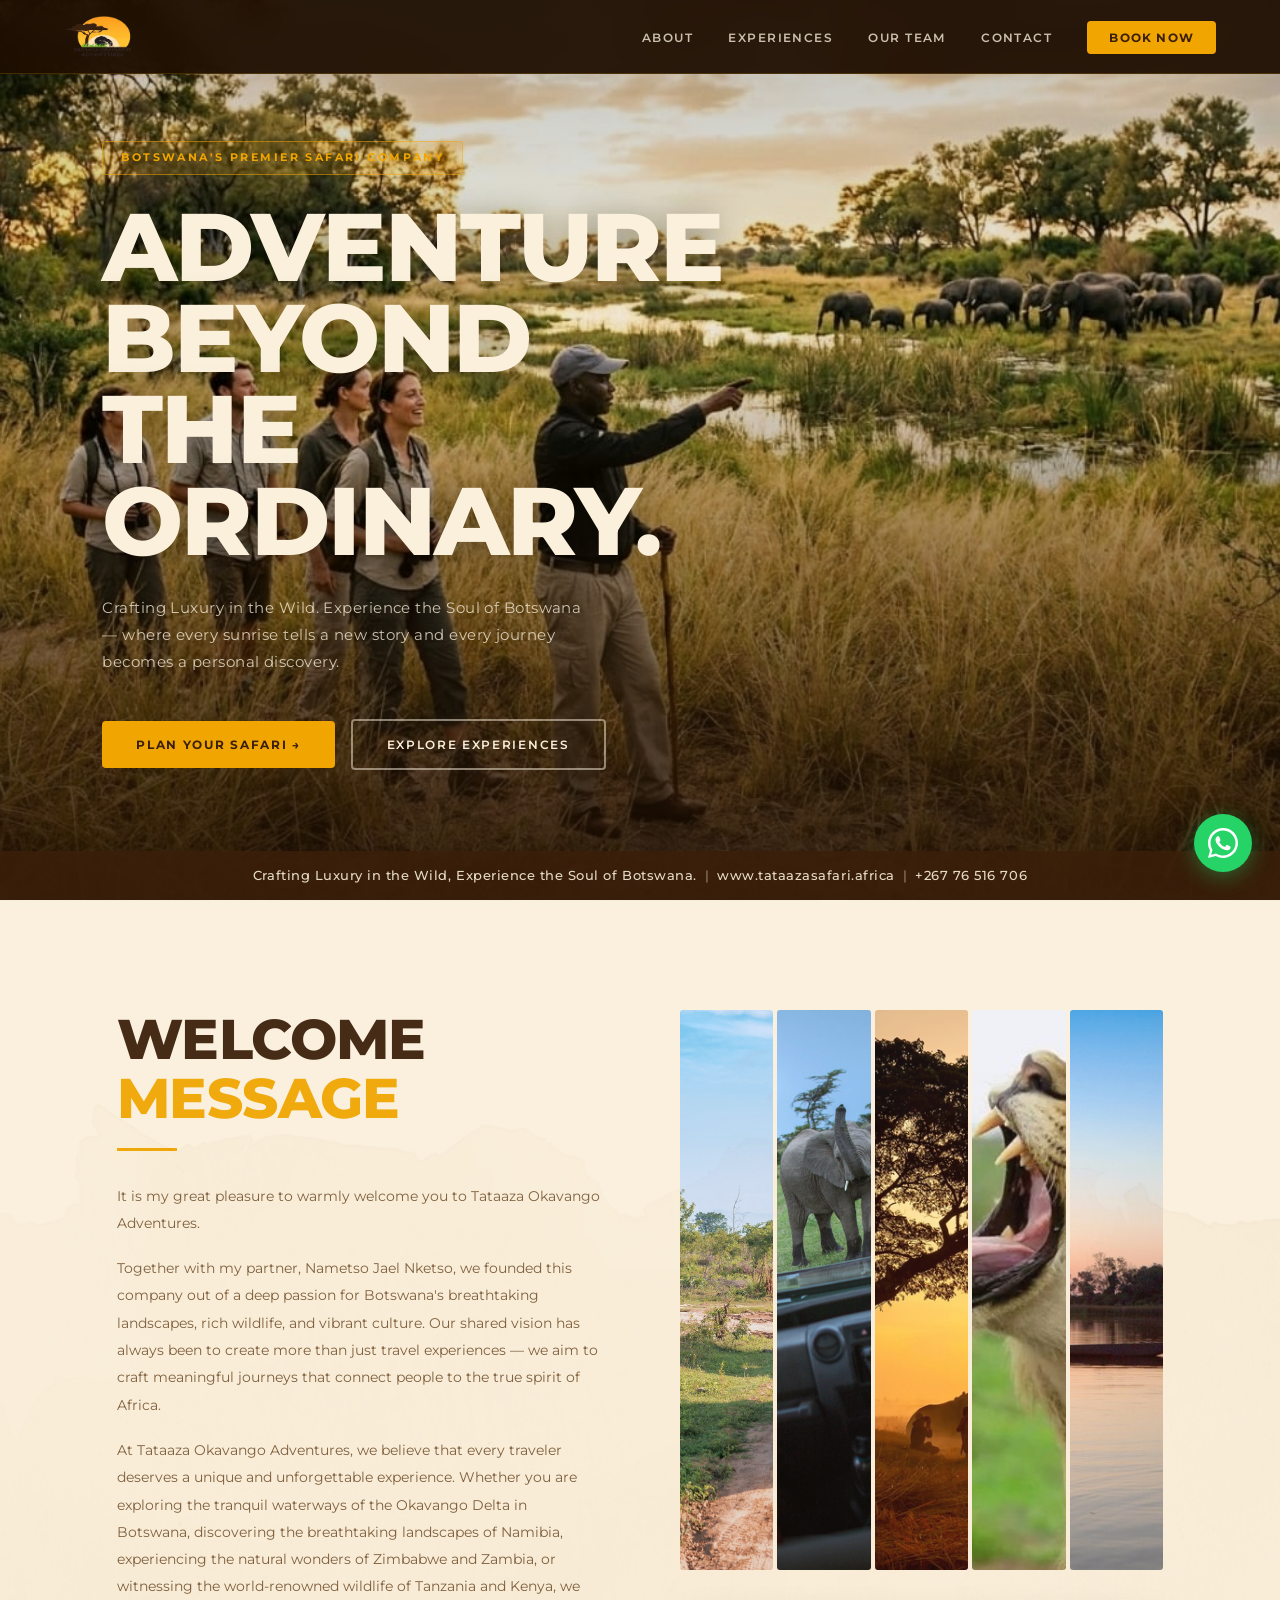
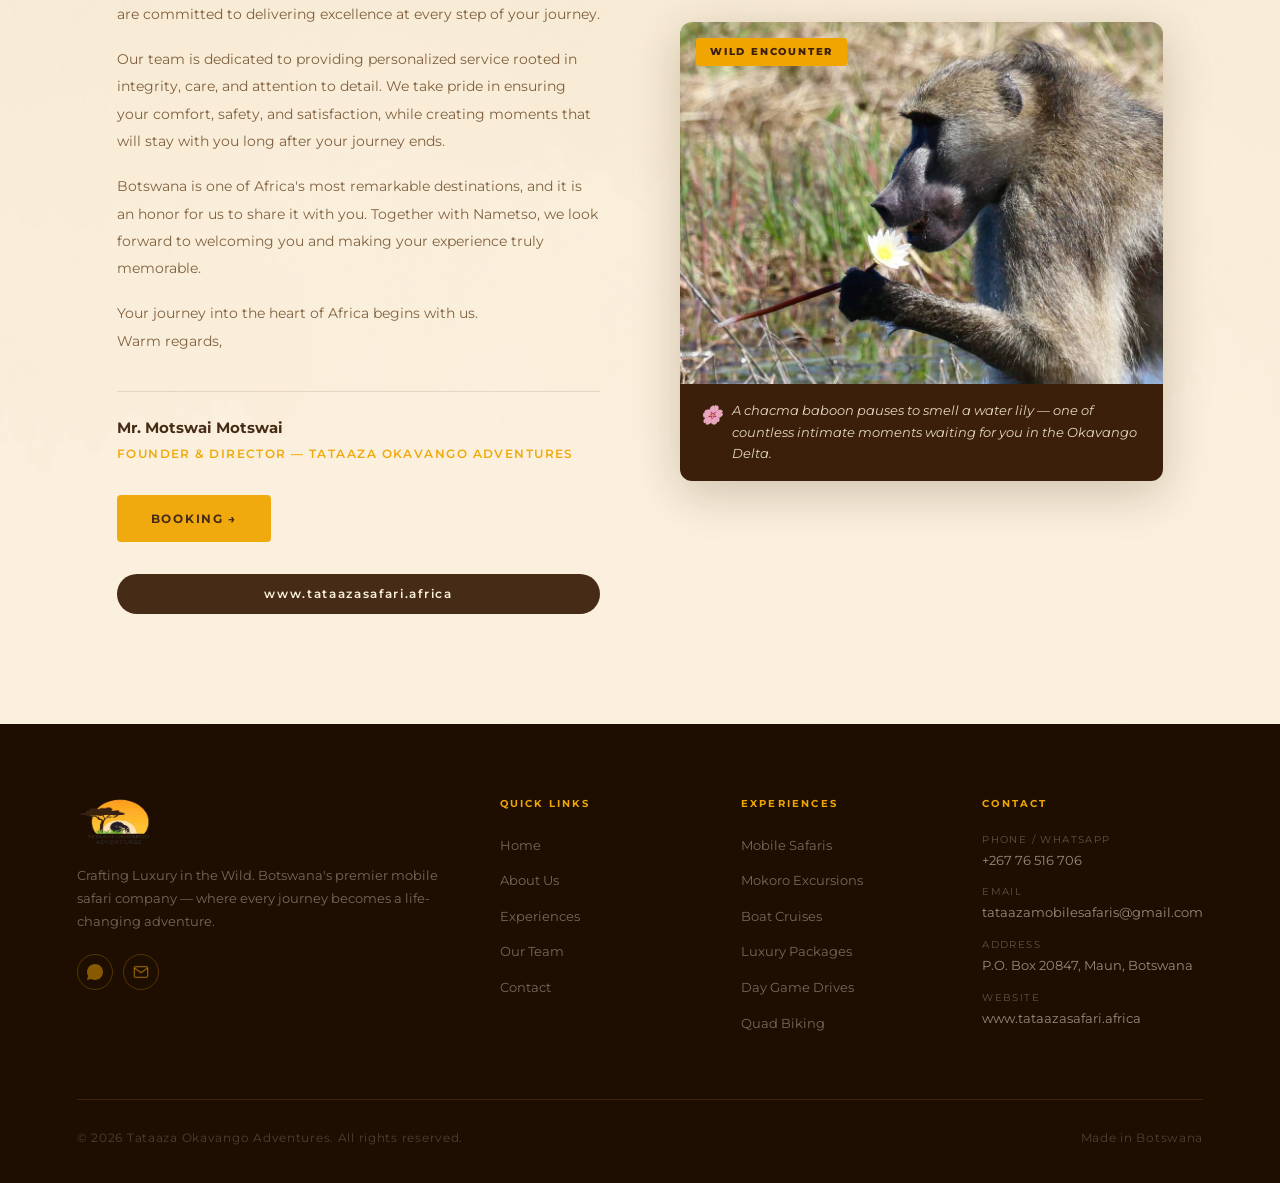
<file: index.html>
<!DOCTYPE html>
<html lang="en">
<head>
  <meta charset="UTF-8">
  <meta name="viewport" content="width=device-width, initial-scale=1.0">
  <title>Tataaza Okavango Adventures | Safari Botswana</title>
  <meta name="description" content="Crafting Luxury in the Wild. Experience the Soul of Botswana with Tataaza Okavango Adventures — mobile safaris, boat cruises, mokoro excursions and more.">
  <link rel="preconnect" href="https://fonts.googleapis.com">
  <link rel="preconnect" href="https://fonts.gstatic.com" crossorigin>
  <link rel="stylesheet" href="css/style.css">
  <link rel="icon" type="image/png" href="images/02_logo_large.png">
  <link rel="canonical" href="https://tataazasafari.africa/">
</head>
<body>

<!-- NAV -->
<nav id="main-nav">
  <a href="index.html" class="nav-logo">
    <img src="images/01_logo.png" alt="Tataaza Okavango Adventures Logo">
  </a>
  <ul class="nav-links">
    <li><a href="about.html">About</a></li>
    <li><a href="experiences.html">Experiences</a></li>
    <li><a href="team.html">Our Team</a></li>
    <li><a href="contact.html">Contact</a></li>
    <li><a href="booking.html" class="nav-cta">Book Now</a></li>
  </ul>
  <button class="nav-hamburger" id="hamburger" aria-label="Menu">
    <span></span><span></span><span></span>
  </button>
</nav>

<!-- HERO -->
<section id="hero">
  <div class="hero-bg" style="background-image: url('images/03_hero_safari_walk.jpg');"></div>
  <div class="hero-silhouette">
    <img src="images/17_wildlife_silhouette_strip.png" alt="">
  </div>
  <div class="hero-content">
    <div class="hero-tag reveal">Botswana's Premier Safari Company</div>
    <h1 class="hero-headline reveal reveal-delay-1">
      Adventure Beyond<br>The Ordinary.
    </h1>
    <p class="hero-sub reveal reveal-delay-2">
      Crafting Luxury in the Wild. Experience the Soul of Botswana — where every sunrise tells a new story and every journey becomes a personal discovery.
    </p>
    <div class="hero-actions reveal reveal-delay-3">
      <a href="booking.html" class="btn-primary">Plan Your Safari &rarr;</a>
      <a href="experiences.html" class="btn-secondary">Explore Experiences</a>
    </div>
  </div>
  <div class="hero-footer-bar">
    Crafting Luxury in the Wild, Experience the Soul of Botswana.
    <span>|</span>
    www.tataazasafari.africa
    <span>|</span>
    +267 76 516 706
  </div>
</section>

<!-- WELCOME MESSAGE -->
<section id="welcome">
  <div class="section-inner">
    <div class="welcome-layout">
      <div>
        <div class="welcome-title-block">
          <h2 class="section-title reveal">
            WELCOME<br><span class="accent">MESSAGE</span>
          </h2>
          <div class="divider reveal reveal-delay-1"></div>
        </div>
        <p class="welcome-body reveal reveal-delay-1">
          It is my great pleasure to warmly welcome you to Tataaza Okavango Adventures.
        </p>
        <p class="welcome-body reveal reveal-delay-2">
          Together with my partner, Nametso Jael Nketso, we founded this company out of a deep passion for Botswana's breathtaking landscapes, rich wildlife, and vibrant culture. Our shared vision has always been to create more than just travel experiences — we aim to craft meaningful journeys that connect people to the true spirit of Africa.
        </p>
        <p class="welcome-body reveal reveal-delay-2">
          At Tataaza Okavango Adventures, we believe that every traveler deserves a unique and unforgettable experience. Whether you are exploring the tranquil waterways of the Okavango Delta in Botswana, discovering the breathtaking landscapes of Namibia, experiencing the natural wonders of Zimbabwe and Zambia, or witnessing the world-renowned wildlife of Tanzania and Kenya, we are committed to delivering excellence at every step of your journey.
        </p>
        <p class="welcome-body reveal reveal-delay-3">
          Our team is dedicated to providing personalized service rooted in integrity, care, and attention to detail. We take pride in ensuring your comfort, safety, and satisfaction, while creating moments that will stay with you long after your journey ends.
        </p>
        <p class="welcome-body reveal reveal-delay-3">
          Botswana is one of Africa's most remarkable destinations, and it is an honor for us to share it with you. Together with Nametso, we look forward to welcoming you and making your experience truly memorable.
        </p>
        <p class="welcome-body reveal reveal-delay-3">
          Your journey into the heart of Africa begins with us.<br>Warm regards,
        </p>
        <div class="welcome-sig reveal reveal-delay-4">
          <div class="welcome-sig-name">Mr. Motswai Motswai</div>
          <div class="welcome-sig-role">Founder &amp; Director — Tataaza Okavango Adventures</div>
        </div>
        <div style="margin-top:32px;" class="reveal reveal-delay-4">
          <a href="booking.html" class="btn-primary">Booking &rarr;</a>
        </div>
        <div class="welcome-footer-url reveal reveal-delay-4">
          www.tataazasafari.africa
        </div>
      </div>
      <div class="welcome-right-col">
        <div class="welcome-photo-strip reveal reveal-delay-2">
          <div class="strip-slice"><img src="images/04_game_drive_jeep.jpg" alt="Game drive"></div>
          <div class="strip-slice"><img src="images/06_elephant_guide_jeep.jpg" alt="Elephant encounter"></div>
          <div class="strip-slice"><img src="images/09_elephants_chobe.jpg" alt="Chobe elephants"></div>
          <div class="strip-slice"><img src="images/18_waterhole_scene.jpg" alt="Waterhole"></div>
          <div class="strip-slice"><img src="images/07_mokoro_sunset.jpg" alt="Mokoro at sunset"></div>
        </div>

        <!-- Wildlife Moment Feature: Baboon with water lily -->
        <div class="wildlife-moment reveal reveal-delay-3">
          <div class="wildlife-moment-img-wrap">
            <img src="images/monkey.jpeg" alt="Chacma baboon delicately holding a water lily in the Okavango Delta">
            <div class="wildlife-moment-badge">Wild Encounter</div>
          </div>
          <div class="wildlife-moment-caption">
            <span class="wildlife-moment-icon">🌸</span>
            A chacma baboon pauses to smell a water lily — one of countless intimate moments waiting for you in the Okavango Delta.
          </div>
        </div>
      </div>
    </div>
  </div>
</section>

<!-- FOOTER -->
<footer>
  <div class="footer-grid">
    <div>
      <img src="images/01_logo.png" class="footer-logo" alt="Tataaza Logo">
      <p class="footer-brand-desc">Crafting Luxury in the Wild. Botswana's premier mobile safari company — where every journey becomes a life-changing adventure.</p>
      <div class="footer-social">
        <a href="https://wa.me/26776516706" target="_blank" rel="noopener" aria-label="WhatsApp">
          <svg viewBox="0 0 24 24" width="16" height="16" fill="currentColor"><path d="M20.52 3.48A11.93 11.93 0 0 0 12 0C5.37 0 0 5.37 0 12c0 2.12.56 4.19 1.62 6.01L0 24l6.18-1.62A11.93 11.93 0 0 0 12 24c6.63 0 12-5.37 12-12 0-3.21-1.25-6.22-3.48-8.52z"/></svg>
        </a>
        <a href="mailto:tataazamobilesafaris@gmail.com" aria-label="Email">
          <svg viewBox="0 0 24 24" width="16" height="16" fill="none" stroke="currentColor" stroke-width="2"><path d="M4 4h16c1.1 0 2 .9 2 2v12c0 1.1-.9 2-2 2H4c-1.1 0-2-.9-2-2V6c0-1.1.9-2 2-2z"/><polyline points="22,6 12,13 2,6"/></svg>
        </a>
      </div>
    </div>
    <div>
      <div class="footer-col-title">Quick Links</div>
      <ul class="footer-links">
        <li><a href="index.html">Home</a></li>
        <li><a href="about.html">About Us</a></li>
        <li><a href="experiences.html">Experiences</a></li>
        <li><a href="team.html">Our Team</a></li>
        <li><a href="contact.html">Contact</a></li>
      </ul>
    </div>
    <div>
      <div class="footer-col-title">Experiences</div>
      <ul class="footer-links">
        <li><a href="booking.html">Mobile Safaris</a></li>
        <li><a href="booking.html">Mokoro Excursions</a></li>
        <li><a href="booking.html">Boat Cruises</a></li>
        <li><a href="booking.html">Luxury Packages</a></li>
        <li><a href="booking.html">Day Game Drives</a></li>
        <li><a href="booking.html">Quad Biking</a></li>
      </ul>
    </div>
    <div>
      <div class="footer-col-title">Contact</div>
      <div class="footer-contact-item"><span>Phone / WhatsApp</span><a href="tel:+26776516706">+267 76 516 706</a></div>
      <div class="footer-contact-item"><span>Email</span><a href="mailto:tataazamobilesafaris@gmail.com">tataazamobilesafaris@gmail.com</a></div>
      <div class="footer-contact-item"><span>Address</span><span>P.O. Box 20847, Maun, Botswana</span></div>
      <div class="footer-contact-item"><span>Website</span><a href="https://www.tataazasafari.africa" target="_blank" rel="noopener">www.tataazasafari.africa</a></div>
    </div>
  </div>
  <div class="footer-bottom">
    <p>&copy; 2026 Tataaza Okavango Adventures. All rights reserved.</p>
    <p>Made in Botswana</p>
  </div>
</footer>

<a class="whatsapp-float" href="https://wa.me/26776516706?text=Hello%20Tataaza!%20I'd%20like%20to%20enquire%20about%20a%20safari." target="_blank" rel="noopener" aria-label="Chat on WhatsApp">
  <svg viewBox="0 0 24 24"><path d="M20.52 3.48A11.93 11.93 0 0 0 12 0C5.37 0 0 5.37 0 12c0 2.12.56 4.19 1.62 6.01L0 24l6.18-1.62A11.93 11.93 0 0 0 12 24c6.63 0 12-5.37 12-12 0-3.21-1.25-6.22-3.48-8.52zM12 22c-1.85 0-3.66-.5-5.23-1.44l-.37-.22-3.87 1.01 1.04-3.76-.24-.39A9.94 9.94 0 0 1 2 12C2 6.48 6.48 2 12 2c2.67 0 5.18 1.04 7.07 2.93A9.94 9.94 0 0 1 22 12c0 5.52-4.48 10-10 10zm5.44-7.43c-.3-.15-1.77-.87-2.04-.97s-.47-.15-.67.15-.77.97-.94 1.17-.35.22-.64.07a8.12 8.12 0 0 1-2.39-1.47 8.95 8.95 0 0 1-1.65-2.05c-.17-.3-.02-.46.13-.61.13-.13.3-.34.44-.51.15-.17.2-.3.3-.5s.05-.37-.02-.52c-.07-.15-.67-1.62-.92-2.22-.24-.58-.49-.5-.67-.51l-.57-.01c-.2 0-.52.07-.79.37s-1.04 1.02-1.04 2.48 1.07 2.88 1.22 3.08c.15.2 2.1 3.21 5.09 4.5.71.31 1.27.49 1.7.63.71.22 1.36.19 1.87.12.57-.09 1.77-.72 2.02-1.42.25-.7.25-1.3.17-1.42-.07-.12-.27-.19-.57-.34z"/></svg>
</a>

<script src="js/main.js"></script>
</body>
</html>
</file>
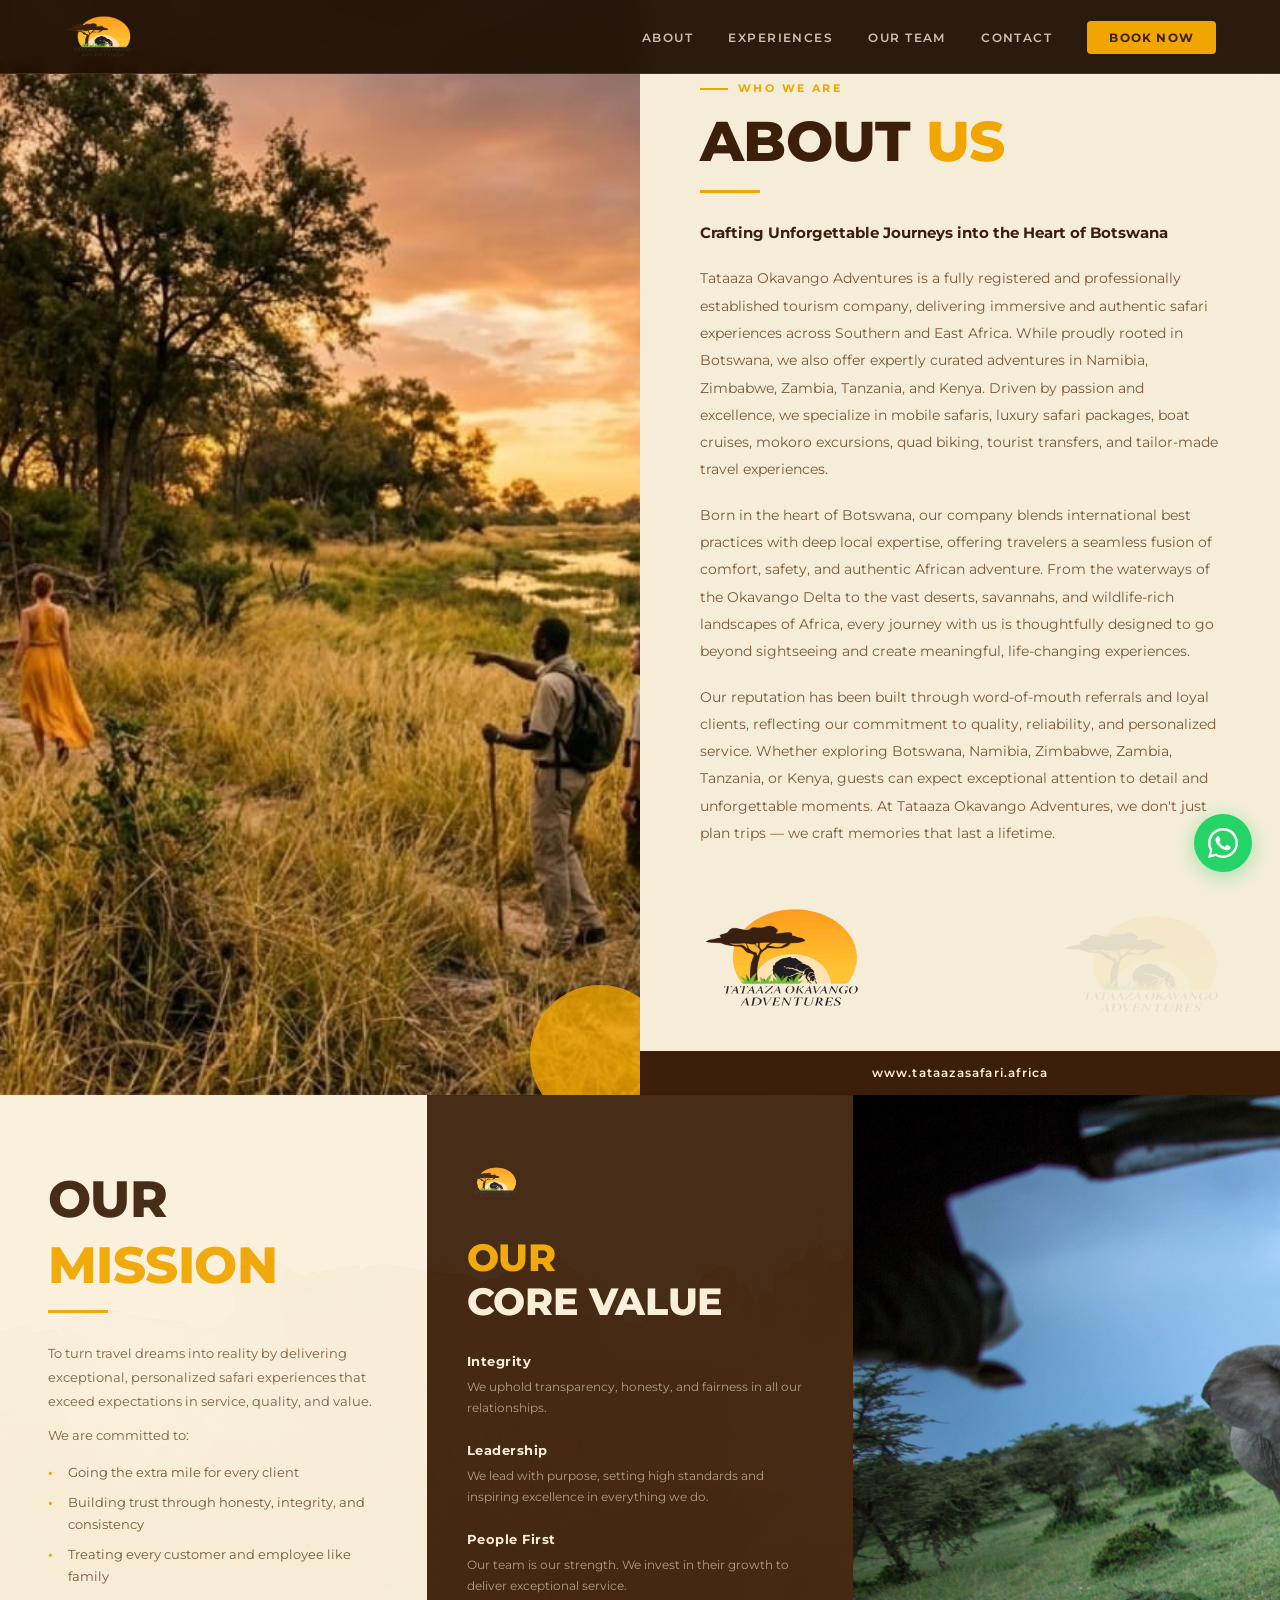
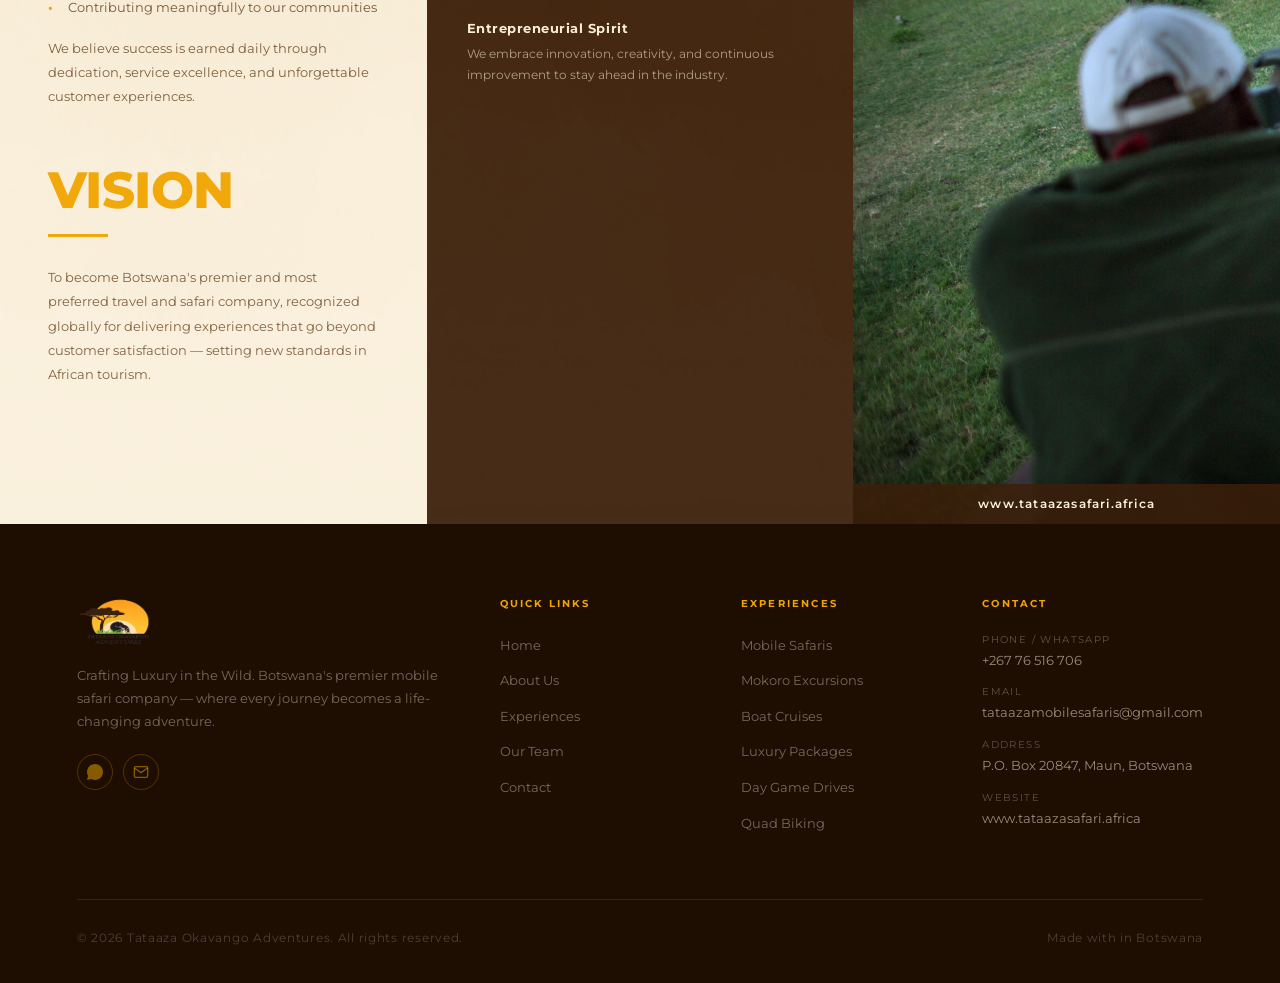
<file: about.html>
<!DOCTYPE html>
<html lang="en">
<head>
  <meta charset="UTF-8">
  <meta name="viewport" content="width=device-width, initial-scale=1.0">
  <title>About Us | Tataaza Okavango Adventures</title>
  <meta name="description" content="Learn about Tataaza Okavango Adventures — our story, mission, vision and core values.">
  <link rel="preconnect" href="https://fonts.googleapis.com">
  <link rel="preconnect" href="https://fonts.gstatic.com" crossorigin>
  <link rel="stylesheet" href="css/style.css">
  <link rel="icon" type="image/png" href="images/02_logo_large.png">
  <link rel="canonical" href="https://tataazasafari.africa/about">
</head>
<body>

<!-- NAV -->
<nav id="main-nav">
  <a href="index.html" class="nav-logo">
    <img src="images/01_logo.png" alt="Tataaza Okavango Adventures Logo">
  </a>
  <ul class="nav-links">
    <li><a href="about.html">About</a></li>
    <li><a href="experiences.html">Experiences</a></li>
    <li><a href="team.html">Our Team</a></li>
    <li><a href="contact.html">Contact</a></li>
    <li><a href="booking.html" class="nav-cta">Book Now</a></li>
  </ul>
  <button class="nav-hamburger" id="hamburger" aria-label="Menu">
    <span></span><span></span><span></span>
  </button>
</nav>

<!-- ABOUT US -->
<section id="about">
  <div class="about-layout">
    <div class="about-left reveal">
      <img src="images/05_tented_camp_sunset.jpg" alt="Tented camp at sunset in Botswana">
      <div class="about-corner-accent"></div>
    </div>
    <div class="about-right">
      <div class="section-label reveal">Who We Are</div>
      <h2 class="section-title reveal reveal-delay-1">ABOUT <span class="accent">US</span></h2>
      <div class="divider reveal reveal-delay-1"></div>
      <p style="font-size:15px;font-weight:700;color:var(--brown);margin-bottom:20px;" class="reveal reveal-delay-2">
        Crafting Unforgettable Journeys into the Heart of Botswana
      </p>
      <p class="about-body reveal reveal-delay-2">
  Tataaza Okavango Adventures is a fully registered and professionally established tourism company, delivering immersive and authentic safari experiences across Southern and East Africa. While proudly rooted in Botswana, we also offer expertly curated adventures in Namibia, Zimbabwe, Zambia, Tanzania, and Kenya. Driven by passion and excellence, we specialize in mobile safaris, luxury safari packages, boat cruises, mokoro excursions, quad biking, tourist transfers, and tailor-made travel experiences.
</p>

<p class="about-body reveal reveal-delay-3">
  Born in the heart of Botswana, our company blends international best practices with deep local expertise, offering travelers a seamless fusion of comfort, safety, and authentic African adventure. From the waterways of the Okavango Delta to the vast deserts, savannahs, and wildlife-rich landscapes of Africa, every journey with us is thoughtfully designed to go beyond sightseeing and create meaningful, life-changing experiences.
</p>

<p class="about-body reveal reveal-delay-3">
  Our reputation has been built through word-of-mouth referrals and loyal clients, reflecting our commitment to quality, reliability, and personalized service. Whether exploring Botswana, Namibia, Zimbabwe, Zambia, Tanzania, or Kenya, guests can expect exceptional attention to detail and unforgettable moments. At Tataaza Okavango Adventures, we don't just plan trips — we craft memories that last a lifetime.
</p>
      <img src="images/02_logo_large.png" class="about-logo reveal reveal-delay-4" alt="Tataaza Okavango Adventures Logo">
      <div class="about-footer-url">www.tataazasafari.africa</div>
    </div>
  </div>
</section>

<!-- MISSION / VISION / CORE VALUES -->
<section id="mission">
  <div class="mission-layout">
    <div class="mission-left">
      <div class="mission-block">
        <h2 class="mission-block-title dark reveal">OUR</h2>
        <h2 class="mission-block-title gold reveal reveal-delay-1">MISSION</h2>
        <div class="divider reveal reveal-delay-1"></div>
        <p class="mission-body reveal reveal-delay-2">
          To turn travel dreams into reality by delivering exceptional, personalized safari experiences that exceed expectations in service, quality, and value.
        </p>
        <p class="mission-body reveal reveal-delay-2">We are committed to:</p>
        <ul class="mission-list reveal reveal-delay-3">
          <li>Going the extra mile for every client</li>
          <li>Building trust through honesty, integrity, and consistency</li>
          <li>Treating every customer and employee like family</li>
          <li>Contributing meaningfully to our communities</li>
        </ul>
        <p class="mission-body reveal reveal-delay-3" style="margin-top:14px;">
          We believe success is earned daily through dedication, service excellence, and unforgettable customer experiences.
        </p>
      </div>
      <div class="mission-block">
        <h2 class="mission-block-title gold reveal">VISION</h2>
        <div class="divider reveal reveal-delay-1"></div>
        <p class="mission-body reveal reveal-delay-2">
          To become Botswana's premier and most preferred travel and safari company, recognized globally for delivering experiences that go beyond customer satisfaction — setting new standards in African tourism.
        </p>
      </div>
    </div>
    <div class="mission-center">
      <img src="images/01_logo.png" class="values-logo-inline reveal" alt="Logo">
      <h2 class="values-section-title reveal reveal-delay-1">OUR</h2>
      <h2 class="values-section-title reveal reveal-delay-1" style="color:var(--cream);margin-bottom:30px;">CORE VALUE</h2>
      <div class="value-item reveal reveal-delay-2">
        <div class="value-item-title">Integrity</div>
        <div class="value-item-desc">We uphold transparency, honesty, and fairness in all our relationships.</div>
      </div>
      <div class="value-item reveal reveal-delay-2">
        <div class="value-item-title">Leadership</div>
        <div class="value-item-desc">We lead with purpose, setting high standards and inspiring excellence in everything we do.</div>
      </div>
      <div class="value-item reveal reveal-delay-3">
        <div class="value-item-title">People First</div>
        <div class="value-item-desc">Our team is our strength. We invest in their growth to deliver exceptional service.</div>
      </div>
      <div class="value-item reveal reveal-delay-3">
        <div class="value-item-title">Entrepreneurial Spirit</div>
        <div class="value-item-desc">We embrace innovation, creativity, and continuous improvement to stay ahead in the industry.</div>
      </div>
    </div>
    <div class="mission-right reveal reveal-delay-2">
      <img src="images/06_elephant_guide_jeep.jpg" alt="Game drive with elephant">
      <div class="mission-footer-url">www.tataazasafari.africa</div>
    </div>
  </div>
</section>

<!-- FOOTER -->
<footer>
  <div class="footer-grid">
    <div>
      <img src="images/01_logo.png" class="footer-logo" alt="Tataaza Logo">
      <p class="footer-brand-desc">Crafting Luxury in the Wild. Botswana's premier mobile safari company — where every journey becomes a life-changing adventure.</p>
      <div class="footer-social">
        <a href="https://wa.me/26776516706" target="_blank" rel="noopener" aria-label="WhatsApp">
          <svg viewBox="0 0 24 24" width="16" height="16" fill="currentColor"><path d="M20.52 3.48A11.93 11.93 0 0 0 12 0C5.37 0 0 5.37 0 12c0 2.12.56 4.19 1.62 6.01L0 24l6.18-1.62A11.93 11.93 0 0 0 12 24c6.63 0 12-5.37 12-12 0-3.21-1.25-6.22-3.48-8.52z"/></svg>
        </a>
        <a href="mailto:tataazamobilesafaris@gmail.com" aria-label="Email">
          <svg viewBox="0 0 24 24" width="16" height="16" fill="none" stroke="currentColor" stroke-width="2"><path d="M4 4h16c1.1 0 2 .9 2 2v12c0 1.1-.9 2-2 2H4c-1.1 0-2-.9-2-2V6c0-1.1.9-2 2-2z"/><polyline points="22,6 12,13 2,6"/></svg>
        </a>
      </div>
    </div>
    <div>
      <div class="footer-col-title">Quick Links</div>
      <ul class="footer-links">
        <li><a href="index.html">Home</a></li>
        <li><a href="about.html">About Us</a></li>
        <li><a href="experiences.html">Experiences</a></li>
        <li><a href="team.html">Our Team</a></li>
        <li><a href="contact.html">Contact</a></li>
      </ul>
    </div>
    <div>
      <div class="footer-col-title">Experiences</div>
      <ul class="footer-links">
        <li><a href="booking.html">Mobile Safaris</a></li>
        <li><a href="booking.html">Mokoro Excursions</a></li>
        <li><a href="booking.html">Boat Cruises</a></li>
        <li><a href="booking.html">Luxury Packages</a></li>
        <li><a href="booking.html">Day Game Drives</a></li>
        <li><a href="booking.html">Quad Biking</a></li>
      </ul>
    </div>
    <div>
      <div class="footer-col-title">Contact</div>
      <div class="footer-contact-item"><span>Phone / WhatsApp</span><a href="tel:+26776516706">+267 76 516 706</a></div>
      <div class="footer-contact-item"><span>Email</span><a href="mailto:tataazamobilesafaris@gmail.com">tataazamobilesafaris@gmail.com</a></div>
      <div class="footer-contact-item"><span>Address</span><span>P.O. Box 20847, Maun, Botswana</span></div>
      <div class="footer-contact-item"><span>Website</span><a href="https://www.tataazasafari.africa" target="_blank" rel="noopener">www.tataazasafari.africa</a></div>
    </div>
  </div>
  <div class="footer-bottom">
    <p>&copy; 2026 Tataaza Okavango Adventures. All rights reserved.</p>
    <p>Made with in Botswana</p>
  </div>
</footer>

<a class="whatsapp-float" href="https://wa.me/26776516706?text=Hello%20Tataaza!%20I'd%20like%20to%20enquire%20about%20a%20safari." target="_blank" rel="noopener" aria-label="Chat on WhatsApp">
  <svg viewBox="0 0 24 24"><path d="M20.52 3.48A11.93 11.93 0 0 0 12 0C5.37 0 0 5.37 0 12c0 2.12.56 4.19 1.62 6.01L0 24l6.18-1.62A11.93 11.93 0 0 0 12 24c6.63 0 12-5.37 12-12 0-3.21-1.25-6.22-3.48-8.52zM12 22c-1.85 0-3.66-.5-5.23-1.44l-.37-.22-3.87 1.01 1.04-3.76-.24-.39A9.94 9.94 0 0 1 2 12C2 6.48 6.48 2 12 2c2.67 0 5.18 1.04 7.07 2.93A9.94 9.94 0 0 1 22 12c0 5.52-4.48 10-10 10zm5.44-7.43c-.3-.15-1.77-.87-2.04-.97s-.47-.15-.67.15-.77.97-.94 1.17-.35.22-.64.07a8.12 8.12 0 0 1-2.39-1.47 8.95 8.95 0 0 1-1.65-2.05c-.17-.3-.02-.46.13-.61.13-.13.3-.34.44-.51.15-.17.2-.3.3-.5s.05-.37-.02-.52c-.07-.15-.67-1.62-.92-2.22-.24-.58-.49-.5-.67-.51l-.57-.01c-.2 0-.52.07-.79.37s-1.04 1.02-1.04 2.48 1.07 2.88 1.22 3.08c.15.2 2.1 3.21 5.09 4.5.71.31 1.27.49 1.7.63.71.22 1.36.19 1.87.12.57-.09 1.77-.72 2.02-1.42.25-.7.25-1.3.17-1.42-.07-.12-.27-.19-.57-.34z"/></svg>
</a>

<script src="js/main.js"></script>
</body>
</html>
</file>
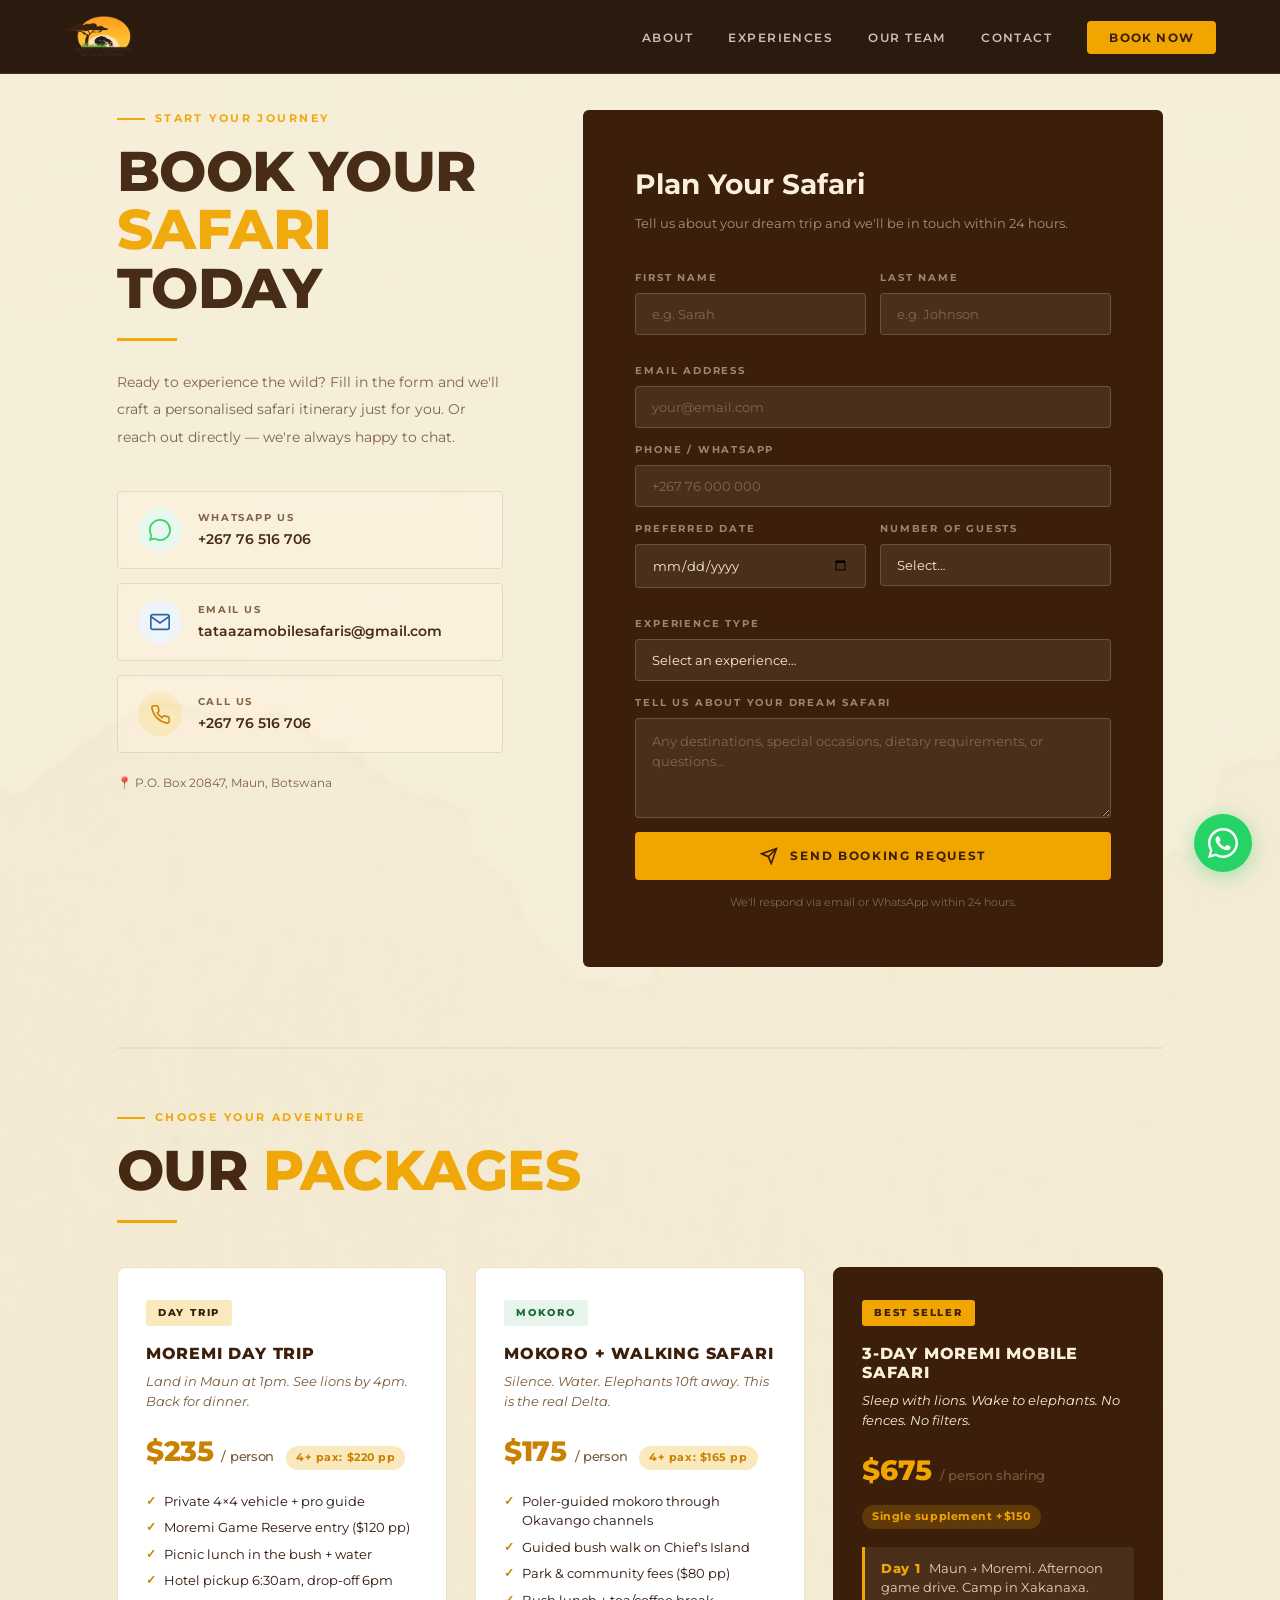
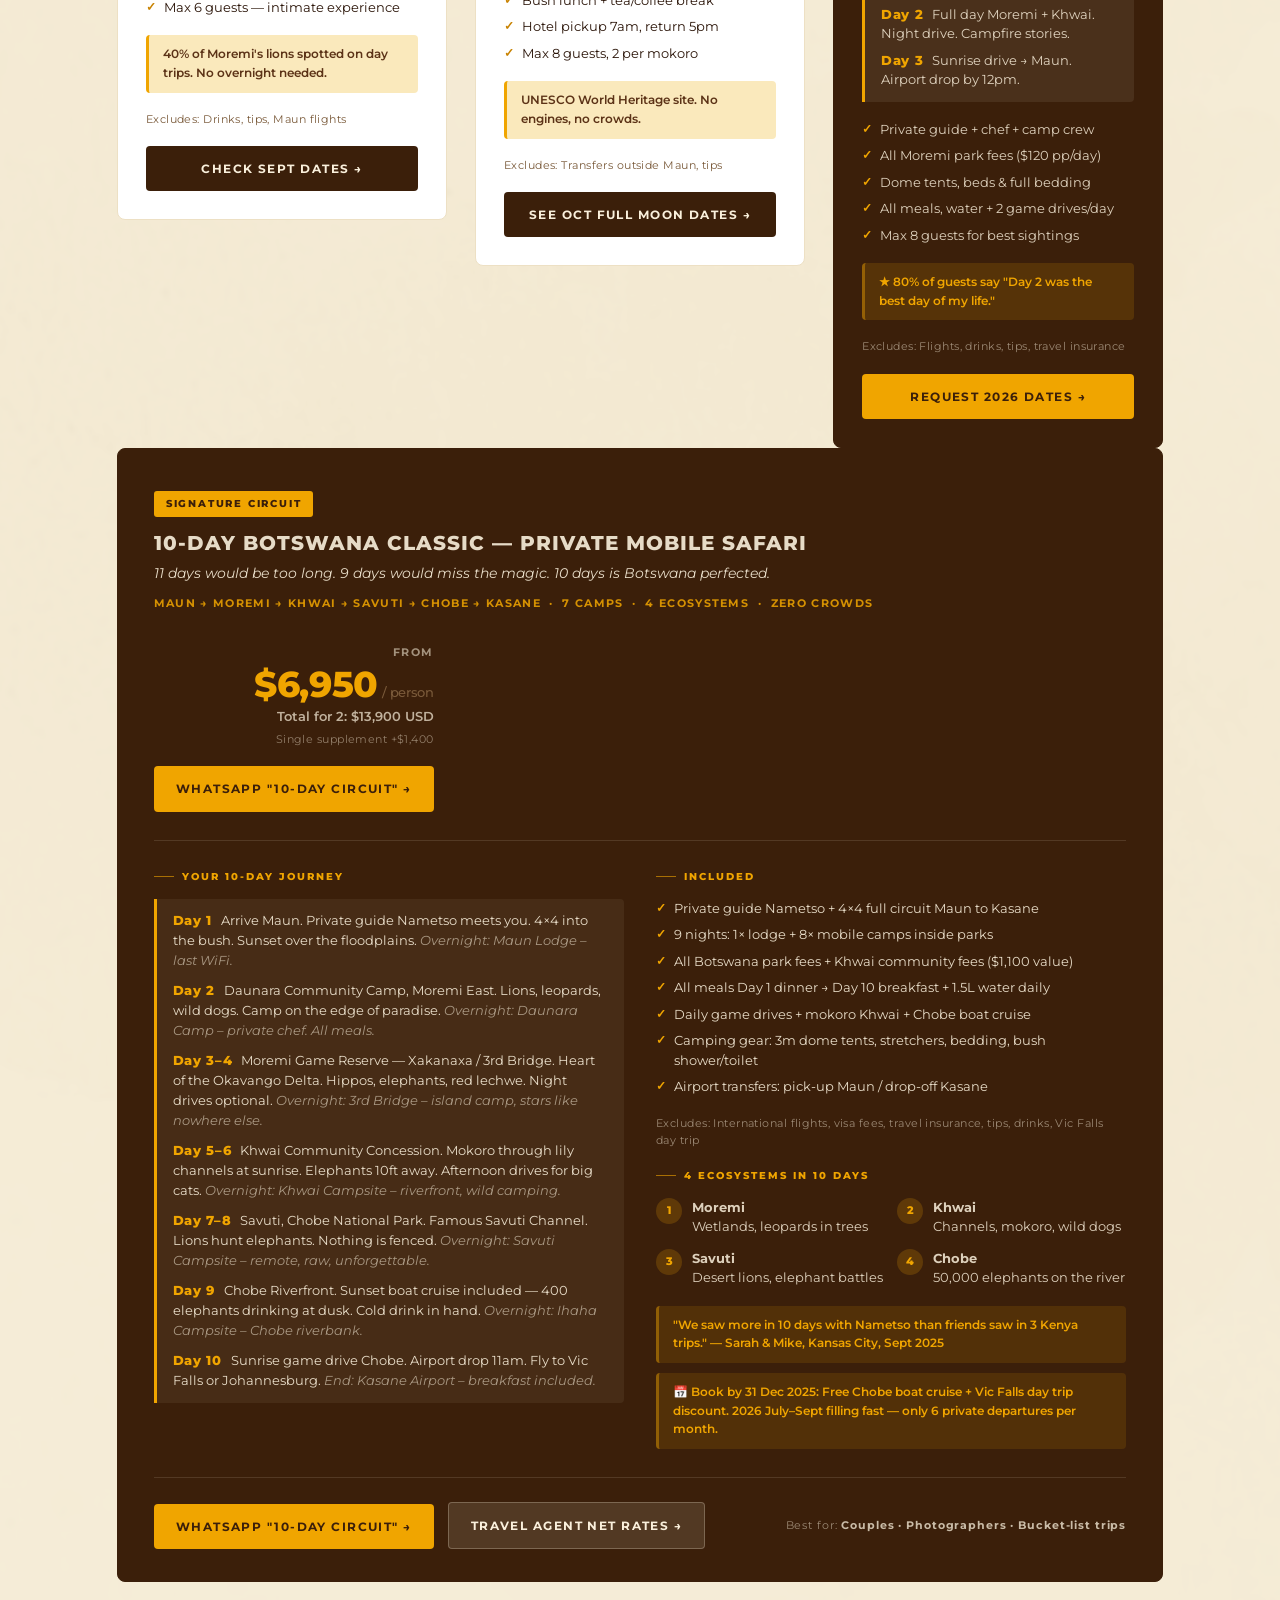
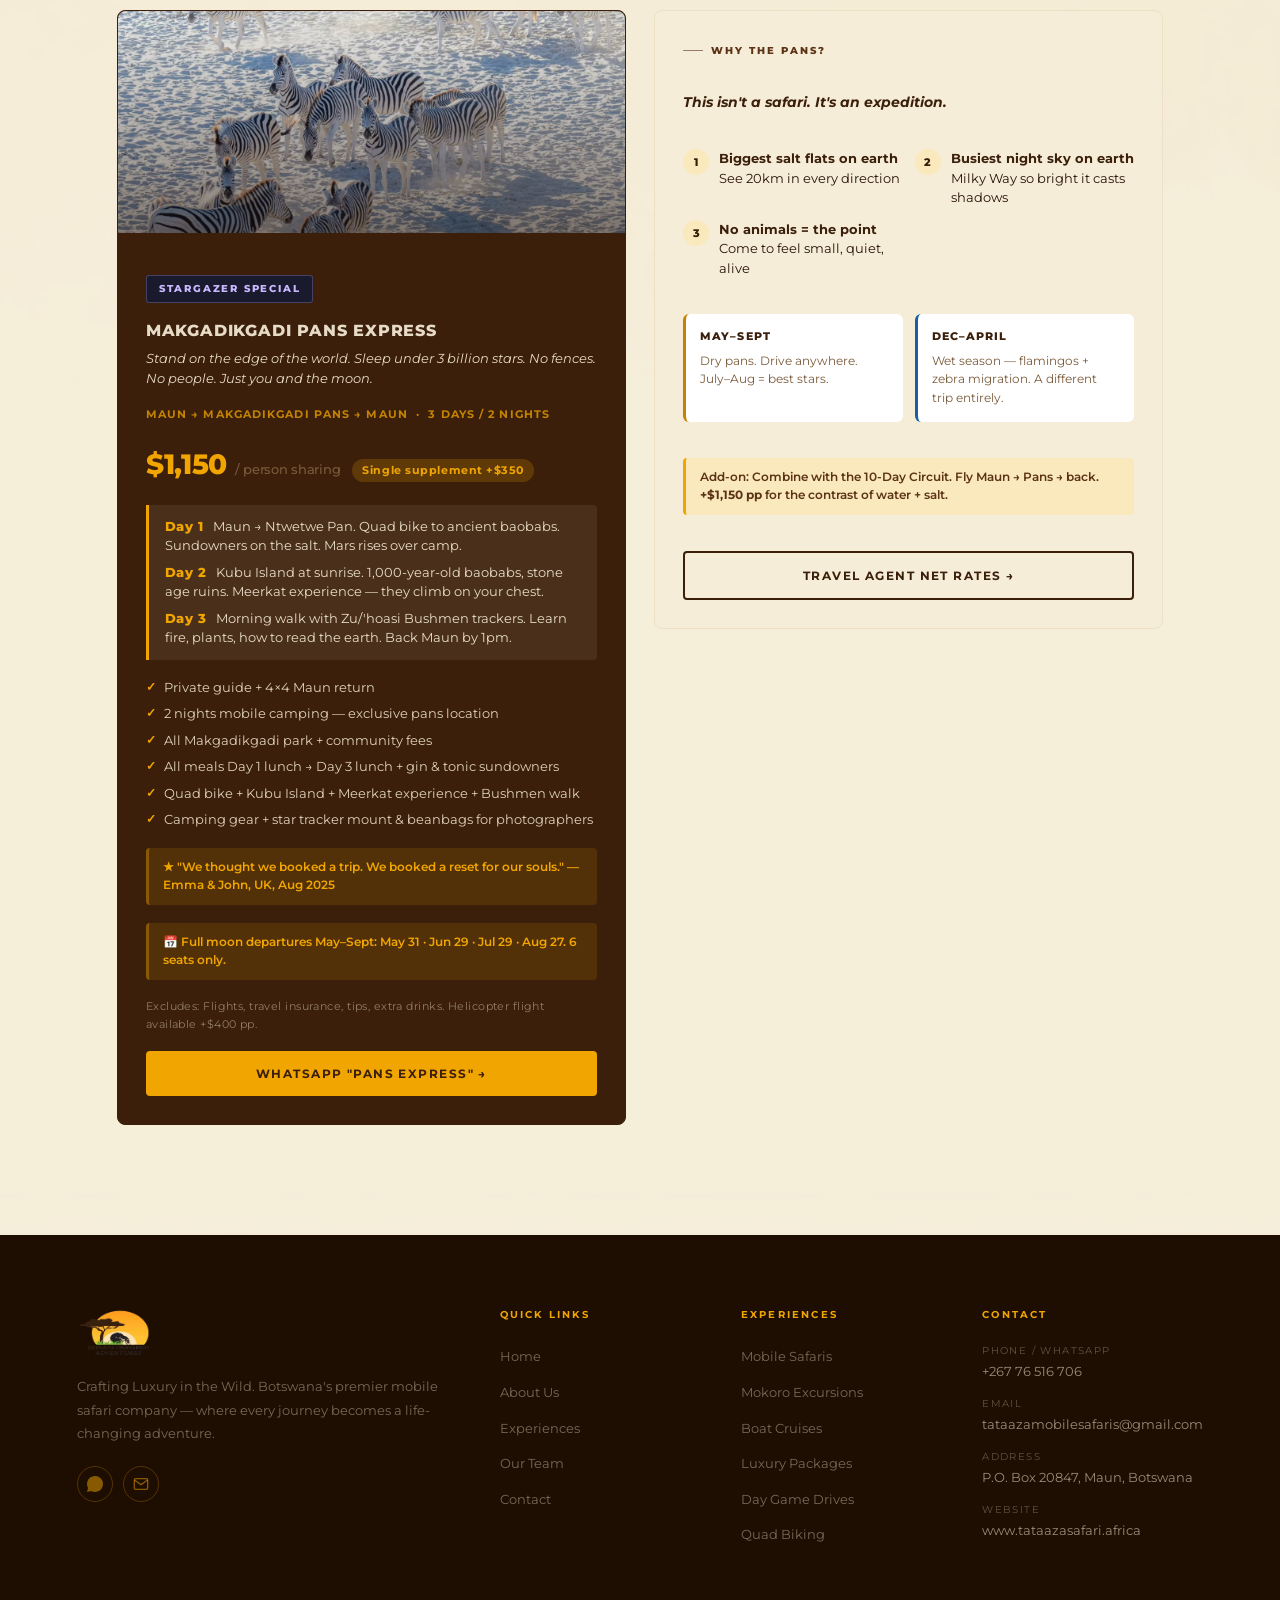
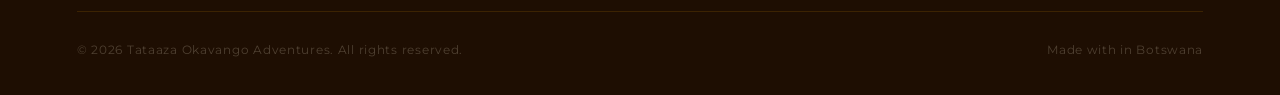
<file: booking.html>
<!DOCTYPE html>
<html lang="en">
<head>
  <meta charset="UTF-8">
  <meta name="viewport" content="width=device-width, initial-scale=1.0">
  <title>Book Your Safari | Tataaza Okavango Adventures</title>
  <meta name="description" content="Book your Botswana safari with Tataaza Okavango Adventures. Fill in the form and we'll craft your perfect safari itinerary.">
  <link rel="preconnect" href="https://fonts.googleapis.com">
  <link rel="preconnect" href="https://fonts.gstatic.com" crossorigin>
  <link rel="stylesheet" href="css/style.css">
  <link rel="icon" type="image/png" href="images/02_logo_large.png">
  <link rel="canonical" href="https://tataazasafari.africa/booking">
</head>
<body>

<!-- NAV -->
<nav id="main-nav">
  <a href="index.html" class="nav-logo">
    <img src="images/01_logo.png" alt="Tataaza Okavango Adventures Logo">
  </a>
  <ul class="nav-links">
    <li><a href="about.html">About</a></li>
    <li><a href="experiences.html">Experiences</a></li>
    <li><a href="team.html">Our Team</a></li>
    <li><a href="contact.html">Contact</a></li>
    <li><a href="booking.html" class="nav-cta">Book Now</a></li>
  </ul>
  <button class="nav-hamburger" id="hamburger" aria-label="Menu">
    <span></span><span></span><span></span>
  </button>
</nav>

<!-- BOOKING / CONTACT FORM -->
<section id="booking">
  <div class="section-inner">
    <div class="booking-layout">

      <!-- Left: contact info -->
      <div class="booking-left">
        <div class="section-label reveal">Start Your Journey</div>
        <h2 class="section-title reveal reveal-delay-1">Book Your<br><span class="accent">Safari</span> Today</h2>
        <div class="divider reveal reveal-delay-1"></div>
        <p class="about-body reveal reveal-delay-2">
          Ready to experience the wild? Fill in the form and we'll craft a personalised safari itinerary just for you. Or reach out directly — we're always happy to chat.
        </p>
        <div class="contact-cards">
          <a href="https://wa.me/26776516706?text=Hello%20Tataaza!%20I'd%20like%20to%20enquire%20about%20a%20safari%20booking." class="contact-card reveal reveal-delay-2" target="_blank" rel="noopener">
            <div class="contact-card-icon whatsapp">
              <svg viewBox="0 0 24 24" width="22" height="22" fill="#25D366"><path d="M20.52 3.48A11.93 11.93 0 0 0 12 0C5.37 0 0 5.37 0 12c0 2.12.56 4.19 1.62 6.01L0 24l6.18-1.62A11.93 11.93 0 0 0 12 24c6.63 0 12-5.37 12-12 0-3.21-1.25-6.22-3.48-8.52zM12 22c-1.85 0-3.66-.5-5.23-1.44l-.37-.22-3.87 1.01 1.04-3.76-.24-.39A9.94 9.94 0 0 1 2 12C2 6.48 6.48 2 12 2c2.67 0 5.18 1.04 7.07 2.93A9.94 9.94 0 0 1 22 12c0 5.52-4.48 10-10 10z"/></svg>
            </div>
            <div>
              <div class="contact-card-label">WhatsApp Us</div>
              <div class="contact-card-value">+267 76 516 706</div>
            </div>
          </a>
          <a href="mailto:tataazamobilesafaris@gmail.com?subject=Safari%20Booking%20Enquiry" class="contact-card reveal reveal-delay-3" target="_blank" rel="noopener">
            <div class="contact-card-icon email">
              <svg viewBox="0 0 24 24" width="22" height="22" fill="none" stroke="#185FA5" stroke-width="1.8"><path d="M4 4h16c1.1 0 2 .9 2 2v12c0 1.1-.9 2-2 2H4c-1.1 0-2-.9-2-2V6c0-1.1.9-2 2-2z"/><polyline points="22,6 12,13 2,6"/></svg>
            </div>
            <div>
              <div class="contact-card-label">Email Us</div>
              <div class="contact-card-value">tataazamobilesafaris@gmail.com</div>
            </div>
          </a>
          <a href="tel:+26776516706" class="contact-card reveal reveal-delay-4">
            <div class="contact-card-icon phone">
              <svg viewBox="0 0 24 24" width="22" height="22" fill="none" stroke="#C88200" stroke-width="1.8"><path d="M22 16.92v3a2 2 0 0 1-2.18 2A19.79 19.79 0 0 1 11.34 18.5 19.5 19.5 0 0 1 6.5 13.66a19.79 19.79 0 0 1-3.42-8.49A2 2 0 0 1 5.06 3h3a2 2 0 0 1 2 1.72c.127.96.361 1.903.7 2.81a2 2 0 0 1-.45 2.11L9.09 10.91a16 16 0 0 0 5 5l1.27-1.27a2 2 0 0 1 2.11-.45c.907.339 1.85.573 2.81.7A2 2 0 0 1 22 16.92z"/></svg>
            </div>
            <div>
              <div class="contact-card-label">Call Us</div>
              <div class="contact-card-value">+267 76 516 706</div>
            </div>
          </a>
        </div>
        <p class="booking-address reveal reveal-delay-4">📍 P.O. Box 20847, Maun, Botswana</p>
      </div>

      <!-- Right: booking form -->
      <div class="booking-form reveal reveal-delay-2" id="booking-form-wrap">
        <div id="booking-fields">
          <div class="form-title">Plan Your Safari</div>
          <p class="form-sub">Tell us about your dream trip and we'll be in touch within 24 hours.</p>
          <div class="form-row">
            <div class="form-group">
              <label>First Name</label>
              <input type="text" id="f-fname" placeholder="e.g. Sarah" autocomplete="given-name">
            </div>
            <div class="form-group">
              <label>Last Name</label>
              <input type="text" id="f-lname" placeholder="e.g. Johnson" autocomplete="family-name">
            </div>
          </div>
          <div class="form-group">
            <label>Email Address</label>
            <input type="email" id="f-email" placeholder="your@email.com" autocomplete="email">
          </div>
          <div class="form-group">
            <label>Phone / WhatsApp</label>
            <input type="tel" id="f-phone" placeholder="+267 76 000 000" autocomplete="tel">
          </div>
          <div class="form-row">
            <div class="form-group">
              <label>Preferred Date</label>
              <input type="date" id="f-date">
            </div>
            <div class="form-group">
              <label>Number of Guests</label>
              <select id="f-guests">
                <option value="">Select…</option>
                <option>1 guest</option>
                <option>2 guests</option>
                <option>3–4 guests</option>
                <option>5–8 guests</option>
                <option>9+ guests</option>
              </select>
            </div>
          </div>
          <div class="form-group">
            <label>Experience Type</label>
            <select id="f-type">
              <option value="">Select an experience…</option>
              <option>Mobile Tented Safari</option>
              <option>Mokoro Excursion</option>
              <option>Boat Cruise</option>
              <option>Luxury Safari Package</option>
              <option>Day Safari / Game Drive</option>
              <option>Quad Biking Adventure</option>
              <option>Custom / Multiple Experiences</option>
            </select>
          </div>
          <div class="form-group">
            <label>Tell Us About Your Dream Safari</label>
            <textarea id="f-message" placeholder="Any destinations, special occasions, dietary requirements, or questions…"></textarea>
          </div>
          <button class="form-submit" onclick="submitBooking()">
            <svg viewBox="0 0 24 24" width="18" height="18" fill="none" stroke="currentColor" stroke-width="2.2"><path d="M22 2L11 13"/><path d="M22 2L15 22 11 13 2 9l20-7z"/></svg>
            Send Booking Request
          </button>
          <p class="form-note">We'll respond via email or WhatsApp within 24 hours.</p>
        </div>
        <div class="success-msg" id="success-msg">
          <div class="icon">🌍</div>
          <h3>Your Journey Begins!</h3>
          <p>Thank you — we've received your booking request and will be in touch within 24 hours to craft your perfect safari.</p>
          <a href="https://wa.me/26776516706?text=Hello%20Tataaza!%20I%20just%20submitted%20a%20booking%20form." class="btn-primary" target="_blank" rel="noopener" style="margin:0 auto;display:inline-flex;">
            Chat on WhatsApp →
          </a>
        </div>
      </div>

    </div>

    <!-- ── SAFARI PACKAGES ── -->
    <div class="packages-section">
      <div class="section-label reveal">Choose Your Adventure</div>
      <h2 class="section-title reveal reveal-delay-1">Our <span class="accent">Packages</span></h2>
      <div class="divider reveal reveal-delay-1"></div>

      <div class="packages-grid">

        <!-- Package 1 -->
        <div class="pkg-card reveal reveal-delay-2">
          <div class="pkg-badge">Day Trip</div>
          <div class="pkg-header">
            <div class="pkg-name">MOREMI DAY TRIP</div>
            <div class="pkg-tagline">Land in Maun at 1pm. See lions by 4pm. Back for dinner.</div>
          </div>
          <div class="pkg-price-row">
            <span class="pkg-price">$235 <span class="pkg-pp">/ person</span></span>
            <span class="pkg-discount">4+ pax: $220 pp</span>
          </div>
          <ul class="pkg-includes">
            <li>Private 4×4 vehicle + pro guide</li>
            <li>Moremi Game Reserve entry ($120 pp)</li>
            <li>Picnic lunch in the bush + water</li>
            <li>Hotel pickup 6:30am, drop-off 6pm</li>
            <li>Max 6 guests — intimate experience</li>
          </ul>
          <div class="pkg-note">40% of Moremi's lions spotted on day trips. No overnight needed.</div>
          <div class="pkg-excl">Excludes: Drinks, tips, Maun flights</div>
          <a href="https://wa.me/26776516706?text=Hello%20Tataaza!%20I'd%20like%20to%20check%20September%20dates%20for%20the%20Moremi%20Day%20Trip." class="pkg-btn" target="_blank" rel="noopener">Check Sept Dates →</a>
        </div>

        <!-- Package 2 -->
        <div class="pkg-card reveal reveal-delay-3">
          <div class="pkg-badge pkg-badge--green">Mokoro</div>
          <div class="pkg-header">
            <div class="pkg-name">MOKORO + WALKING SAFARI</div>
            <div class="pkg-tagline">Silence. Water. Elephants 10ft away. This is the real Delta.</div>
          </div>
          <div class="pkg-price-row">
            <span class="pkg-price">$175 <span class="pkg-pp">/ person</span></span>
            <span class="pkg-discount">4+ pax: $165 pp</span>
          </div>
          <ul class="pkg-includes">
            <li>Poler-guided mokoro through Okavango channels</li>
            <li>Guided bush walk on Chief's Island</li>
            <li>Park &amp; community fees ($80 pp)</li>
            <li>Bush lunch + tea/coffee break</li>
            <li>Hotel pickup 7am, return 5pm</li>
            <li>Max 8 guests, 2 per mokoro</li>
          </ul>
          <div class="pkg-note">UNESCO World Heritage site. No engines, no crowds.</div>
          <div class="pkg-excl">Excludes: Transfers outside Maun, tips</div>
          <a href="https://wa.me/26776516706?text=Hello%20Tataaza!%20I'd%20like%20to%20see%20October%20Full%20Moon%20dates%20for%20the%20Mokoro%20Safari." class="pkg-btn" target="_blank" rel="noopener">See Oct Full Moon Dates →</a>
        </div>

        <!-- Package 3 -->
        <div class="pkg-card pkg-card--featured reveal reveal-delay-4">
          <div class="pkg-badge pkg-badge--dark">Best Seller</div>
          <div class="pkg-header">
            <div class="pkg-name">3-DAY MOREMI MOBILE SAFARI</div>
            <div class="pkg-tagline">Sleep with lions. Wake to elephants. No fences. No filters.</div>
          </div>
          <div class="pkg-price-row">
            <span class="pkg-price">$675 <span class="pkg-pp">/ person sharing</span></span>
            <span class="pkg-discount">Single supplement +$150</span>
          </div>
          <div class="pkg-itinerary">
            <div class="pkg-day"><span>Day 1</span> Maun → Moremi. Afternoon game drive. Camp in Xakanaxa.</div>
            <div class="pkg-day"><span>Day 2</span> Full day Moremi + Khwai. Night drive. Campfire stories.</div>
            <div class="pkg-day"><span>Day 3</span> Sunrise drive → Maun. Airport drop by 12pm.</div>
          </div>
          <ul class="pkg-includes">
            <li>Private guide + chef + camp crew</li>
            <li>All Moremi park fees ($120 pp/day)</li>
            <li>Dome tents, beds &amp; full bedding</li>
            <li>All meals, water + 2 game drives/day</li>
            <li>Max 8 guests for best sightings</li>
          </ul>
          <div class="pkg-note">★ 80% of guests say "Day 2 was the best day of my life."</div>
          <div class="pkg-excl">Excludes: Flights, drinks, tips, travel insurance</div>
          <a href="https://wa.me/26776516706?text=Hello%20Tataaza!%20I'd%20like%20to%20request%202026%20dates%20for%20the%203-Day%20Moremi%20Mobile%20Camping%20Safari." class="pkg-btn pkg-btn--gold" target="_blank" rel="noopener">Request 2026 Dates →</a>
        </div>

      </div>

      <!-- ── SIGNATURE PACKAGE: 10-DAY BOTSWANA CLASSIC ── -->
      <div class="pkg-card pkg-card--signature reveal reveal-delay-2">
        <div class="pkg-sig-header">
          <div>
            <div class="pkg-badge pkg-badge--signature">Signature Circuit</div>
            <div class="pkg-name" style="font-size:20px; margin-top:14px;">10-DAY BOTSWANA CLASSIC — PRIVATE MOBILE SAFARI</div>
            <div class="pkg-tagline" style="margin-top:8px; font-size:14px;">11 days would be too long. 9 days would miss the magic. 10 days is Botswana perfected.</div>
            <div class="pkg-route">Maun → Moremi → Khwai → Savuti → Chobe → Kasane &nbsp;·&nbsp; 7 Camps &nbsp;·&nbsp; 4 Ecosystems &nbsp;·&nbsp; Zero Crowds</div>
          </div>
          <div class="pkg-sig-price-block">
            <div class="pkg-sig-price-label">From</div>
            <div class="pkg-sig-price">$6,950<span class="pkg-pp"> / person</span></div>
            <div class="pkg-sig-total">Total for 2: $13,900 USD</div>
            <div class="pkg-sig-sup">Single supplement +$1,400</div>
            <a href="https://wa.me/26776516706?text=Hello%20Tataaza!%20I%27d%20like%20to%20book%20the%2010-Day%20Circuit." class="pkg-btn pkg-btn--gold" target="_blank" rel="noopener" style="white-space:nowrap; margin-top:14px;">WhatsApp "10-Day Circuit" →</a>
          </div>
        </div>

        <div class="pkg-sig-body">
          <!-- Itinerary -->
          <div class="pkg-sig-col">
            <div class="pkg-sig-section-label">Your 10-Day Journey</div>
            <div class="pkg-itinerary pkg-itinerary--sig">
              <div class="pkg-day"><span>Day 1</span> Arrive Maun. Private guide Nametso meets you. 4×4 into the bush. Sunset over the floodplains. <em>Overnight: Maun Lodge – last WiFi.</em></div>
              <div class="pkg-day"><span>Day 2</span> Daunara Community Camp, Moremi East. Lions, leopards, wild dogs. Camp on the edge of paradise. <em>Overnight: Daunara Camp – private chef. All meals.</em></div>
              <div class="pkg-day"><span>Day 3–4</span> Moremi Game Reserve — Xakanaxa / 3rd Bridge. Heart of the Okavango Delta. Hippos, elephants, red lechwe. Night drives optional. <em>Overnight: 3rd Bridge – island camp, stars like nowhere else.</em></div>
              <div class="pkg-day"><span>Day 5–6</span> Khwai Community Concession. Mokoro through lily channels at sunrise. Elephants 10ft away. Afternoon drives for big cats. <em>Overnight: Khwai Campsite – riverfront, wild camping.</em></div>
              <div class="pkg-day"><span>Day 7–8</span> Savuti, Chobe National Park. Famous Savuti Channel. Lions hunt elephants. Nothing is fenced. <em>Overnight: Savuti Campsite – remote, raw, unforgettable.</em></div>
              <div class="pkg-day"><span>Day 9</span> Chobe Riverfront. Sunset boat cruise included — 400 elephants drinking at dusk. Cold drink in hand. <em>Overnight: Ihaha Campsite – Chobe riverbank.</em></div>
              <div class="pkg-day"><span>Day 10</span> Sunrise game drive Chobe. Airport drop 11am. Fly to Vic Falls or Johannesburg. <em>End: Kasane Airport – breakfast included.</em></div>
            </div>
          </div>

          <!-- Includes + ecosystems -->
          <div class="pkg-sig-col">
            <div class="pkg-sig-section-label">Included</div>
            <ul class="pkg-includes" style="margin-bottom:18px;">
              <li>Private guide Nametso + 4×4 full circuit Maun to Kasane</li>
              <li>9 nights: 1× lodge + 8× mobile camps inside parks</li>
              <li>All Botswana park fees + Khwai community fees ($1,100 value)</li>
              <li>All meals Day 1 dinner → Day 10 breakfast + 1.5L water daily</li>
              <li>Daily game drives + mokoro Khwai + Chobe boat cruise</li>
              <li>Camping gear: 3m dome tents, stretchers, bedding, bush shower/toilet</li>
              <li>Airport transfers: pick-up Maun / drop-off Kasane</li>
            </ul>
            <div class="pkg-excl" style="margin-bottom:18px;">Excludes: International flights, visa fees, travel insurance, tips, drinks, Vic Falls day trip</div>

            <div class="pkg-sig-section-label">4 Ecosystems in 10 Days</div>
            <div class="pkg-ecosystems">
              <div class="pkg-eco"><span class="pkg-eco-num">1</span><div><strong>Moremi</strong><br>Wetlands, leopards in trees</div></div>
              <div class="pkg-eco"><span class="pkg-eco-num">2</span><div><strong>Khwai</strong><br>Channels, mokoro, wild dogs</div></div>
              <div class="pkg-eco"><span class="pkg-eco-num">3</span><div><strong>Savuti</strong><br>Desert lions, elephant battles</div></div>
              <div class="pkg-eco"><span class="pkg-eco-num">4</span><div><strong>Chobe</strong><br>50,000 elephants on the river</div></div>
            </div>

            <div class="pkg-note" style="margin-top:18px;">"We saw more in 10 days with Nametso than friends saw in 3 Kenya trips." — Sarah &amp; Mike, Kansas City, Sept 2025</div>
            <div class="pkg-note pkg-note--promo" style="margin-top:10px;">📅 Book by 31 Dec 2025: Free Chobe boat cruise + Vic Falls day trip discount. 2026 July–Sept filling fast — only 6 private departures per month.</div>
          </div>
        </div>

        <div class="pkg-sig-footer">
          <a href="https://wa.me/26776516706?text=Hello%20Tataaza!%20I%27d%20like%20to%20book%20the%2010-Day%20Circuit." class="pkg-btn pkg-btn--gold" target="_blank" rel="noopener">WhatsApp "10-Day Circuit" →</a>
          <a href="booking.html" class="pkg-btn" style="background:rgba(250,240,220,0.12); color:var(--cream); border:1px solid rgba(250,240,220,0.25);">Travel Agent NET Rates →</a>
          <div class="pkg-sig-best-for">Best for: <strong>Couples · Photographers · Bucket-list trips</strong></div>
        </div>
      </div>

      <!-- ── MAKGADIKGADI PANS EXPRESS ── -->
      <div class="packages-grid packages-grid--two reveal reveal-delay-2" style="margin-top:28px;">
        <div class="pkg-card pkg-card--pans">
          <div class="pkg-pans-hero">
            <img src="images/makgadikgadi_zebra.jpeg" alt="Zebra herd crossing the Makgadikgadi Pans">
          </div>
          <div class="pkg-badge pkg-badge--night">Stargazer Special</div>
          <div class="pkg-header">
            <div class="pkg-name">MAKGADIKGADI PANS EXPRESS</div>
            <div class="pkg-tagline">Stand on the edge of the world. Sleep under 3 billion stars. No fences. No people. Just you and the moon.</div>
          </div>
          <div class="pkg-route-inline">Maun → Makgadikgadi Pans → Maun &nbsp;·&nbsp; 3 Days / 2 Nights</div>
          <div class="pkg-price-row">
            <span class="pkg-price">$1,150 <span class="pkg-pp">/ person sharing</span></span>
            <span class="pkg-discount">Single supplement +$350</span>
          </div>
          <div class="pkg-itinerary">
            <div class="pkg-day"><span>Day 1</span> Maun → Ntwetwe Pan. Quad bike to ancient baobabs. Sundowners on the salt. Mars rises over camp.</div>
            <div class="pkg-day"><span>Day 2</span> Kubu Island at sunrise. 1,000-year-old baobabs, stone age ruins. Meerkat experience — they climb on your chest.</div>
            <div class="pkg-day"><span>Day 3</span> Morning walk with Zu/'hoasi Bushmen trackers. Learn fire, plants, how to read the earth. Back Maun by 1pm.</div>
          </div>
          <ul class="pkg-includes">
            <li>Private guide + 4×4 Maun return</li>
            <li>2 nights mobile camping — exclusive pans location</li>
            <li>All Makgadikgadi park + community fees</li>
            <li>All meals Day 1 lunch → Day 3 lunch + gin &amp; tonic sundowners</li>
            <li>Quad bike + Kubu Island + Meerkat experience + Bushmen walk</li>
            <li>Camping gear + star tracker mount &amp; beanbags for photographers</li>
          </ul>
          <div class="pkg-note">★ "We thought we booked a trip. We booked a reset for our souls." — Emma &amp; John, UK, Aug 2025</div>
          <div class="pkg-note pkg-note--promo">📅 Full moon departures May–Sept: May 31 · Jun 29 · Jul 29 · Aug 27. 6 seats only.</div>
          <div class="pkg-excl">Excludes: Flights, travel insurance, tips, extra drinks. Helicopter flight available +$400 pp.</div>
          <a href="https://wa.me/26776516706?text=Hello%20Tataaza!%20I%27d%20like%20to%20book%20the%20Pans%20Express." class="pkg-btn pkg-btn--gold" target="_blank" rel="noopener">WhatsApp "Pans Express" →</a>
        </div>

        <div class="pkg-card pkg-card--pans-why">
          <div class="pkg-sig-section-label">Why the Pans?</div>
          <p style="font-size:14px; font-style:italic; font-weight:700; color:var(--brown); margin-bottom:18px;">This isn't a safari. It's an expedition.</p>
          <div class="pkg-ecosystems pkg-ecosystems--light">
            <div class="pkg-eco"><span class="pkg-eco-num pkg-eco-num--gold">1</span><div><strong>Biggest salt flats on earth</strong><br>See 20km in every direction</div></div>
            <div class="pkg-eco"><span class="pkg-eco-num pkg-eco-num--gold">2</span><div><strong>Busiest night sky on earth</strong><br>Milky Way so bright it casts shadows</div></div>
            <div class="pkg-eco"><span class="pkg-eco-num pkg-eco-num--gold">3</span><div><strong>No animals = the point</strong><br>Come to feel small, quiet, alive</div></div>
          </div>
          <div class="pkg-pans-seasons">
            <div class="pkg-season">
              <div class="pkg-season-label">May–Sept</div>
              <div class="pkg-season-desc">Dry pans. Drive anywhere. July–Aug = best stars.</div>
            </div>
            <div class="pkg-season pkg-season--wet">
              <div class="pkg-season-label">Dec–April</div>
              <div class="pkg-season-desc">Wet season — flamingos + zebra migration. A different trip entirely.</div>
            </div>
          </div>
          <div class="pkg-note" style="margin-top:18px;">Add-on: Combine with the 10-Day Circuit. Fly Maun → Pans → back. <strong>+$1,150 pp</strong> for the contrast of water + salt.</div>
          <div style="margin-top:auto; padding-top:18px;">
            <a href="booking.html" class="pkg-btn" style="background:transparent; color:var(--brown); border:2px solid var(--brown); width:100%; justify-content:center;">Travel Agent NET Rates →</a>
          </div>
        </div>
      </div>

    </div>

  </div>
</section>

<!-- FOOTER -->
<footer>
  <div class="footer-grid">
    <div>
      <img src="images/01_logo.png" class="footer-logo" alt="Tataaza Logo">
      <p class="footer-brand-desc">Crafting Luxury in the Wild. Botswana's premier mobile safari company — where every journey becomes a life-changing adventure.</p>
      <div class="footer-social">
        <a href="https://wa.me/26776516706" target="_blank" rel="noopener" aria-label="WhatsApp"><svg viewBox="0 0 24 24" width="16" height="16" fill="currentColor"><path d="M20.52 3.48A11.93 11.93 0 0 0 12 0C5.37 0 0 5.37 0 12c0 2.12.56 4.19 1.62 6.01L0 24l6.18-1.62A11.93 11.93 0 0 0 12 24c6.63 0 12-5.37 12-12 0-3.21-1.25-6.22-3.48-8.52z"/></svg></a>
        <a href="mailto:tataazamobilesafaris@gmail.com" aria-label="Email"><svg viewBox="0 0 24 24" width="16" height="16" fill="none" stroke="currentColor" stroke-width="2"><path d="M4 4h16c1.1 0 2 .9 2 2v12c0 1.1-.9 2-2 2H4c-1.1 0-2-.9-2-2V6c0-1.1.9-2 2-2z"/><polyline points="22,6 12,13 2,6"/></svg></a>
      </div>
    </div>
    <div>
      <div class="footer-col-title">Quick Links</div>
      <ul class="footer-links">
        <li><a href="index.html">Home</a></li>
        <li><a href="about.html">About Us</a></li>
        <li><a href="experiences.html">Experiences</a></li>
        <li><a href="team.html">Our Team</a></li>
        <li><a href="contact.html">Contact</a></li>
      </ul>
    </div>
    <div>
      <div class="footer-col-title">Experiences</div>
      <ul class="footer-links">
        <li><a href="booking.html">Mobile Safaris</a></li>
        <li><a href="booking.html">Mokoro Excursions</a></li>
        <li><a href="booking.html">Boat Cruises</a></li>
        <li><a href="booking.html">Luxury Packages</a></li>
        <li><a href="booking.html">Day Game Drives</a></li>
        <li><a href="booking.html">Quad Biking</a></li>
      </ul>
    </div>
    <div>
      <div class="footer-col-title">Contact</div>
      <div class="footer-contact-item"><span>Phone / WhatsApp</span><a href="tel:+26776516706">+267 76 516 706</a></div>
      <div class="footer-contact-item"><span>Email</span><a href="mailto:tataazamobilesafaris@gmail.com">tataazamobilesafaris@gmail.com</a></div>
      <div class="footer-contact-item"><span>Address</span><span>P.O. Box 20847, Maun, Botswana</span></div>
      <div class="footer-contact-item"><span>Website</span><a href="https://www.tataazasafari.africa" target="_blank" rel="noopener">www.tataazasafari.africa</a></div>
    </div>
  </div>
  <div class="footer-bottom">
    <p>&copy; 2026 Tataaza Okavango Adventures. All rights reserved.</p>
    <p>Made with in Botswana</p>
  </div>
</footer>

<a class="whatsapp-float" href="https://wa.me/26776516706?text=Hello%20Tataaza!%20I'd%20like%20to%20enquire%20about%20a%20safari." target="_blank" rel="noopener" aria-label="Chat on WhatsApp">
  <svg viewBox="0 0 24 24"><path d="M20.52 3.48A11.93 11.93 0 0 0 12 0C5.37 0 0 5.37 0 12c0 2.12.56 4.19 1.62 6.01L0 24l6.18-1.62A11.93 11.93 0 0 0 12 24c6.63 0 12-5.37 12-12 0-3.21-1.25-6.22-3.48-8.52zM12 22c-1.85 0-3.66-.5-5.23-1.44l-.37-.22-3.87 1.01 1.04-3.76-.24-.39A9.94 9.94 0 0 1 2 12C2 6.48 6.48 2 12 2c2.67 0 5.18 1.04 7.07 2.93A9.94 9.94 0 0 1 22 12c0 5.52-4.48 10-10 10zm5.44-7.43c-.3-.15-1.77-.87-2.04-.97s-.47-.15-.67.15-.77.97-.94 1.17-.35.22-.64.07a8.12 8.12 0 0 1-2.39-1.47 8.95 8.95 0 0 1-1.65-2.05c-.17-.3-.02-.46.13-.61.13-.13.3-.34.44-.51.15-.17.2-.3.3-.5s.05-.37-.02-.52c-.07-.15-.67-1.62-.92-2.22-.24-.58-.49-.5-.67-.51l-.57-.01c-.2 0-.52.07-.79.37s-1.04 1.02-1.04 2.48 1.07 2.88 1.22 3.08c.15.2 2.1 3.21 5.09 4.5.71.31 1.27.49 1.7.63.71.22 1.36.19 1.87.12.57-.09 1.77-.72 2.02-1.42.25-.7.25-1.3.17-1.42-.07-.12-.27-.19-.57-.34z"/></svg>
</a>

<script src="js/main.js"></script>
</body>
</html
</file>
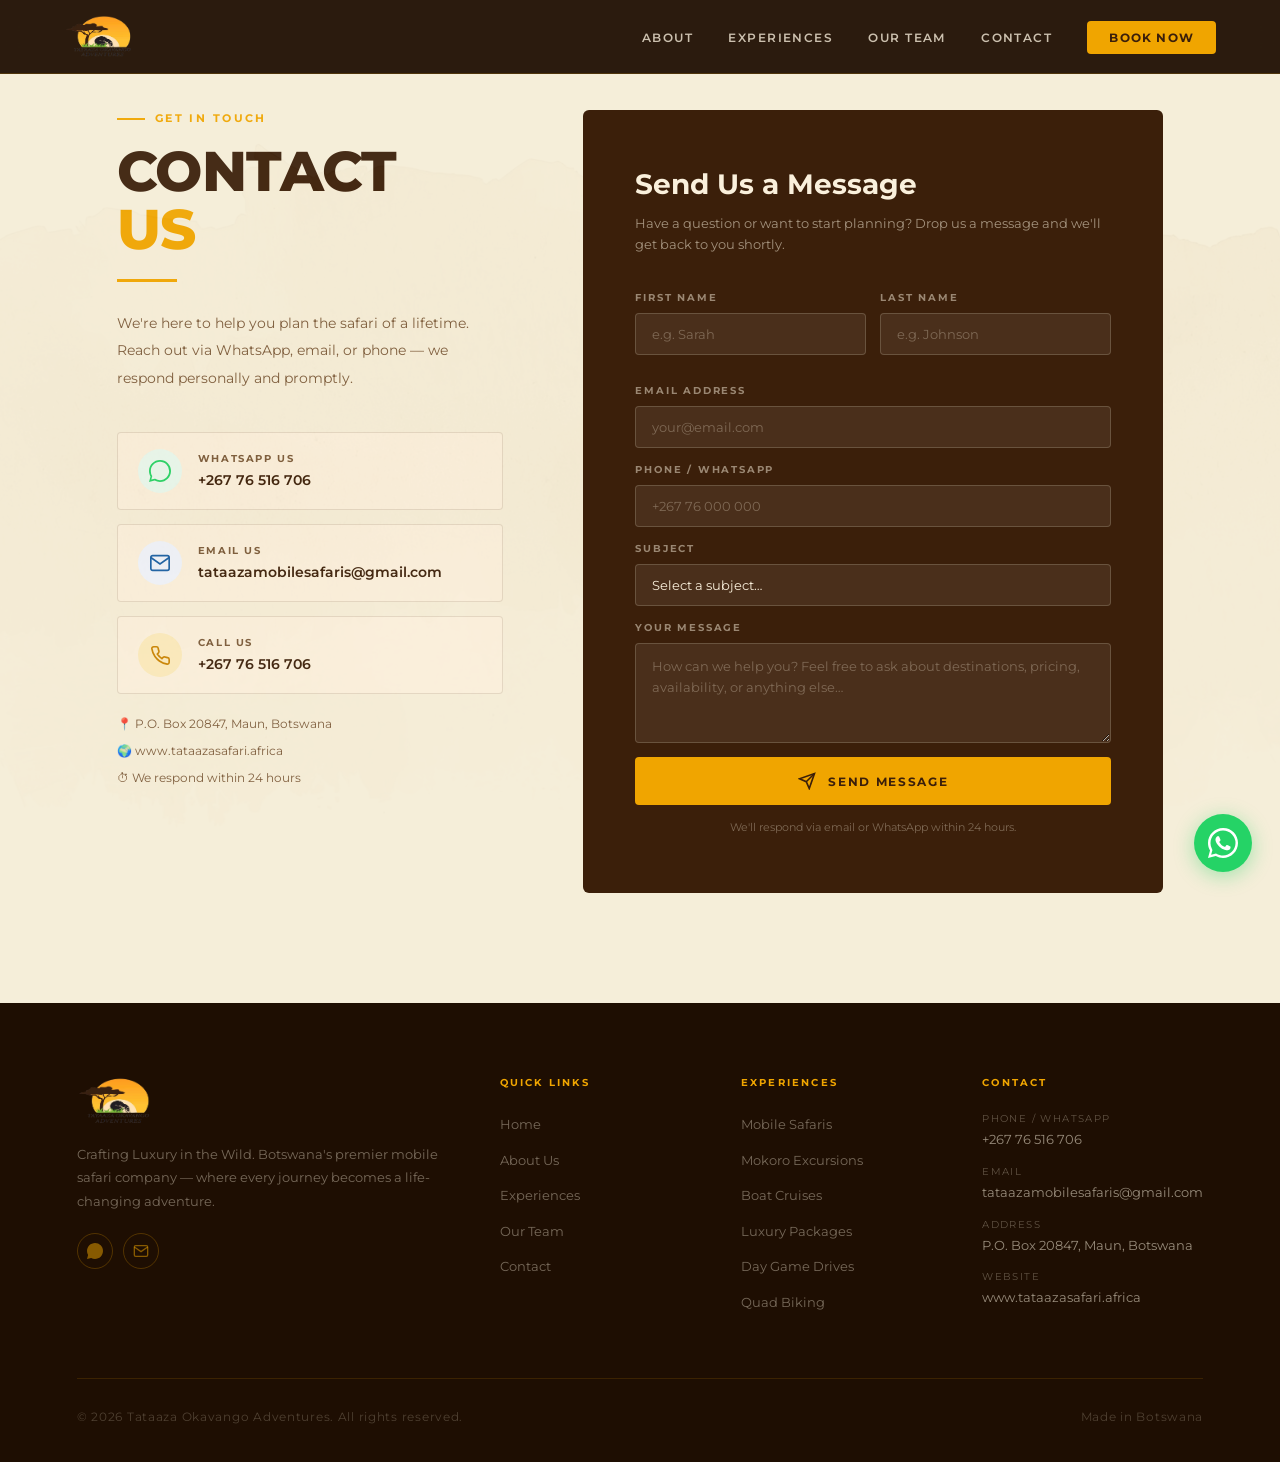
<file: contact.html>
<!DOCTYPE html>
<html lang="en">
<head>
  <meta charset="UTF-8">
  <meta name="viewport" content="width=device-width, initial-scale=1.0">
  <title>Contact Us | Tataaza Okavango Adventures</title>
  <meta name="description" content="Get in touch with Tataaza Okavango Adventures. Contact us via WhatsApp, email or phone to plan your Botswana safari.">
  <link rel="preconnect" href="https://fonts.googleapis.com">
  <link rel="preconnect" href="https://fonts.gstatic.com" crossorigin>
  <link rel="stylesheet" href="css/style.css">
  <link rel="icon" type="image/png" href="images/02_logo_large.png">
  <link rel="canonical" href="https://tataazasafari.africa/contact">
</head>
<body>

<!-- NAV -->
<nav id="main-nav">
  <a href="index.html" class="nav-logo">
    <img src="images/01_logo.png" alt="Tataaza Okavango Adventures Logo">
  </a>
  <ul class="nav-links">
    <li><a href="about.html">About</a></li>
    <li><a href="experiences.html">Experiences</a></li>
    <li><a href="team.html">Our Team</a></li>
    <li><a href="contact.html">Contact</a></li>
    <li><a href="booking.html" class="nav-cta">Book Now</a></li>
  </ul>
  <button class="nav-hamburger" id="hamburger" aria-label="Menu">
    <span></span><span></span><span></span>
  </button>
</nav>

<!-- CONTACT -->
<section id="booking">
  <div class="section-inner">
    <div class="booking-layout">

      <!-- Left: contact info -->
      <div class="booking-left">
        <div class="section-label reveal">Get In Touch</div>
        <h2 class="section-title reveal reveal-delay-1">Contact<br><span class="accent">Us</span></h2>
        <div class="divider reveal reveal-delay-1"></div>
        <p class="about-body reveal reveal-delay-2">
          We're here to help you plan the safari of a lifetime. Reach out via WhatsApp, email, or phone — we respond personally and promptly.
        </p>

        <div class="contact-cards">
          <a href="https://wa.me/26776516706?text=Hello%20Tataaza!%20I'd%20like%20to%20enquire%20about%20a%20safari." class="contact-card reveal reveal-delay-2" target="_blank" rel="noopener">
            <div class="contact-card-icon whatsapp">
              <svg viewBox="0 0 24 24" width="22" height="22" fill="#25D366"><path d="M20.52 3.48A11.93 11.93 0 0 0 12 0C5.37 0 0 5.37 0 12c0 2.12.56 4.19 1.62 6.01L0 24l6.18-1.62A11.93 11.93 0 0 0 12 24c6.63 0 12-5.37 12-12 0-3.21-1.25-6.22-3.48-8.52zM12 22c-1.85 0-3.66-.5-5.23-1.44l-.37-.22-3.87 1.01 1.04-3.76-.24-.39A9.94 9.94 0 0 1 2 12C2 6.48 6.48 2 12 2c2.67 0 5.18 1.04 7.07 2.93A9.94 9.94 0 0 1 22 12c0 5.52-4.48 10-10 10z"/></svg>
            </div>
            <div>
              <div class="contact-card-label">WhatsApp Us</div>
              <div class="contact-card-value">+267 76 516 706</div>
            </div>
          </a>
          <a href="mailto:tataazamobilesafaris@gmail.com?subject=Safari%20Enquiry" class="contact-card reveal reveal-delay-3" target="_blank" rel="noopener">
            <div class="contact-card-icon email">
              <svg viewBox="0 0 24 24" width="22" height="22" fill="none" stroke="#185FA5" stroke-width="1.8"><path d="M4 4h16c1.1 0 2 .9 2 2v12c0 1.1-.9 2-2 2H4c-1.1 0-2-.9-2-2V6c0-1.1.9-2 2-2z"/><polyline points="22,6 12,13 2,6"/></svg>
            </div>
            <div>
              <div class="contact-card-label">Email Us</div>
              <div class="contact-card-value">tataazamobilesafaris@gmail.com</div>
            </div>
          </a>
          <a href="tel:+26776516706" class="contact-card reveal reveal-delay-4">
            <div class="contact-card-icon phone">
              <svg viewBox="0 0 24 24" width="22" height="22" fill="none" stroke="#C88200" stroke-width="1.8"><path d="M22 16.92v3a2 2 0 0 1-2.18 2A19.79 19.79 0 0 1 11.34 18.5 19.5 19.5 0 0 1 6.5 13.66a19.79 19.79 0 0 1-3.42-8.49A2 2 0 0 1 5.06 3h3a2 2 0 0 1 2 1.72c.127.96.361 1.903.7 2.81a2 2 0 0 1-.45 2.11L9.09 10.91a16 16 0 0 0 5 5l1.27-1.27a2 2 0 0 1 2.11-.45c.907.339 1.85.573 2.81.7A2 2 0 0 1 22 16.92z"/></svg>
            </div>
            <div>
              <div class="contact-card-label">Call Us</div>
              <div class="contact-card-value">+267 76 516 706</div>
            </div>
          </a>
        </div>

        <p class="booking-address reveal reveal-delay-4">📍 P.O. Box 20847, Maun, Botswana</p>
        <p class="booking-address reveal reveal-delay-4" style="margin-top:8px;">🌍 www.tataazasafari.africa</p>
        <p class="booking-address reveal reveal-delay-4" style="margin-top:8px;">⏱ We respond within 24 hours</p>
      </div>

      <!-- Right: contact / message form -->
      <div class="booking-form reveal reveal-delay-2" id="booking-form-wrap">
        <div id="booking-fields">
          <div class="form-title">Send Us a Message</div>
          <p class="form-sub">Have a question or want to start planning? Drop us a message and we'll get back to you shortly.</p>
          <div class="form-row">
            <div class="form-group">
              <label>First Name</label>
              <input type="text" id="f-fname" placeholder="e.g. Sarah" autocomplete="given-name">
            </div>
            <div class="form-group">
              <label>Last Name</label>
              <input type="text" id="f-lname" placeholder="e.g. Johnson" autocomplete="family-name">
            </div>
          </div>
          <div class="form-group">
            <label>Email Address</label>
            <input type="email" id="f-email" placeholder="your@email.com" autocomplete="email">
          </div>
          <div class="form-group">
            <label>Phone / WhatsApp</label>
            <input type="tel" id="f-phone" placeholder="+267 76 000 000" autocomplete="tel">
          </div>
          <div class="form-group">
            <label>Subject</label>
            <select id="f-type">
              <option value="">Select a subject…</option>
              <option>General Enquiry</option>
              <option>Safari Booking</option>
              <option>Custom Safari Package</option>
              <option>Pricing &amp; Availability</option>
              <option>Group / Corporate Travel</option>
              <option>Other</option>
            </select>
          </div>
          <div class="form-group">
            <label>Your Message</label>
            <textarea id="f-message" placeholder="How can we help you? Feel free to ask about destinations, pricing, availability, or anything else…"></textarea>
          </div>
          <button class="form-submit" onclick="submitBooking()">
            <svg viewBox="0 0 24 24" width="18" height="18" fill="none" stroke="currentColor" stroke-width="2.2"><path d="M22 2L11 13"/><path d="M22 2L15 22 11 13 2 9l20-7z"/></svg>
            Send Message
          </button>
          <p class="form-note">We'll respond via email or WhatsApp within 24 hours.</p>
        </div>
        <div class="success-msg" id="success-msg">
          <div class="icon">🌍</div>
          <h3>Message Received!</h3>
          <p>Thank you for reaching out — we'll be in touch within 24 hours. In the meantime, feel free to chat with us directly on WhatsApp.</p>
          <a href="https://wa.me/26776516706?text=Hello%20Tataaza!%20I%20just%20sent%20you%20a%20message%20via%20the%20website." class="btn-primary" target="_blank" rel="noopener" style="margin:0 auto;display:inline-flex;">
            Chat on WhatsApp →
          </a>
        </div>
      </div>

    </div>
  </div>
</section>

<!-- FOOTER -->
<footer>
  <div class="footer-grid">
    <div>
      <img src="images/01_logo.png" class="footer-logo" alt="Tataaza Logo">
      <p class="footer-brand-desc">Crafting Luxury in the Wild. Botswana's premier mobile safari company — where every journey becomes a life-changing adventure.</p>
      <div class="footer-social">
        <a href="https://wa.me/26776516706" target="_blank" rel="noopener" aria-label="WhatsApp">
          <svg viewBox="0 0 24 24" width="16" height="16" fill="currentColor"><path d="M20.52 3.48A11.93 11.93 0 0 0 12 0C5.37 0 0 5.37 0 12c0 2.12.56 4.19 1.62 6.01L0 24l6.18-1.62A11.93 11.93 0 0 0 12 24c6.63 0 12-5.37 12-12 0-3.21-1.25-6.22-3.48-8.52z"/></svg>
        </a>
        <a href="mailto:tataazamobilesafaris@gmail.com" aria-label="Email">
          <svg viewBox="0 0 24 24" width="16" height="16" fill="none" stroke="currentColor" stroke-width="2"><path d="M4 4h16c1.1 0 2 .9 2 2v12c0 1.1-.9 2-2 2H4c-1.1 0-2-.9-2-2V6c0-1.1.9-2 2-2z"/><polyline points="22,6 12,13 2,6"/></svg>
        </a>
      </div>
    </div>
    <div>
      <div class="footer-col-title">Quick Links</div>
      <ul class="footer-links">
        <li><a href="index.html">Home</a></li>
        <li><a href="about.html">About Us</a></li>
        <li><a href="experiences.html">Experiences</a></li>
        <li><a href="team.html">Our Team</a></li>
        <li><a href="contact.html">Contact</a></li>
      </ul>
    </div>
    <div>
      <div class="footer-col-title">Experiences</div>
      <ul class="footer-links">
        <li><a href="booking.html">Mobile Safaris</a></li>
        <li><a href="booking.html">Mokoro Excursions</a></li>
        <li><a href="booking.html">Boat Cruises</a></li>
        <li><a href="booking.html">Luxury Packages</a></li>
        <li><a href="booking.html">Day Game Drives</a></li>
        <li><a href="booking.html">Quad Biking</a></li>
      </ul>
    </div>
    <div>
      <div class="footer-col-title">Contact</div>
      <div class="footer-contact-item"><span>Phone / WhatsApp</span><a href="tel:+26776516706">+267 76 516 706</a></div>
      <div class="footer-contact-item"><span>Email</span><a href="mailto:tataazamobilesafaris@gmail.com">tataazamobilesafaris@gmail.com</a></div>
      <div class="footer-contact-item"><span>Address</span><span>P.O. Box 20847, Maun, Botswana</span></div>
      <div class="footer-contact-item"><span>Website</span><a href="https://www.tataazasafari.africa" target="_blank" rel="noopener">www.tataazasafari.africa</a></div>
    </div>
  </div>
  <div class="footer-bottom">
    <p>&copy; 2026 Tataaza Okavango Adventures. All rights reserved.</p>
    <p>Made in Botswana</p>
  </div>
</footer>

<a class="whatsapp-float" href="https://wa.me/26776516706?text=Hello%20Tataaza!%20I'd%20like%20to%20enquire%20about%20a%20safari." target="_blank" rel="noopener" aria-label="Chat on WhatsApp">
  <svg viewBox="0 0 24 24"><path d="M20.52 3.48A11.93 11.93 0 0 0 12 0C5.37 0 0 5.37 0 12c0 2.12.56 4.19 1.62 6.01L0 24l6.18-1.62A11.93 11.93 0 0 0 12 24c6.63 0 12-5.37 12-12 0-3.21-1.25-6.22-3.48-8.52zM12 22c-1.85 0-3.66-.5-5.23-1.44l-.37-.22-3.87 1.01 1.04-3.76-.24-.39A9.94 9.94 0 0 1 2 12C2 6.48 6.48 2 12 2c2.67 0 5.18 1.04 7.07 2.93A9.94 9.94 0 0 1 22 12c0 5.52-4.48 10-10 10zm5.44-7.43c-.3-.15-1.77-.87-2.04-.97s-.47-.15-.67.15-.77.97-.94 1.17-.35.22-.64.07a8.12 8.12 0 0 1-2.39-1.47 8.95 8.95 0 0 1-1.65-2.05c-.17-.3-.02-.46.13-.61.13-.13.3-.34.44-.51.15-.17.2-.3.3-.5s.05-.37-.02-.52c-.07-.15-.67-1.62-.92-2.22-.24-.58-.49-.5-.67-.51l-.57-.01c-.2 0-.52.07-.79.37s-1.04 1.02-1.04 2.48 1.07 2.88 1.22 3.08c.15.2 2.1 3.21 5.09 4.5.71.31 1.27.49 1.7.63.71.22 1.36.19 1.87.12.57-.09 1.77-.72 2.02-1.42.25-.7.25-1.3.17-1.42-.07-.12-.27-.19-.57-.34z"/></svg>
</a>

<script src="js/main.js"></script>
</body>
</html>
</file>
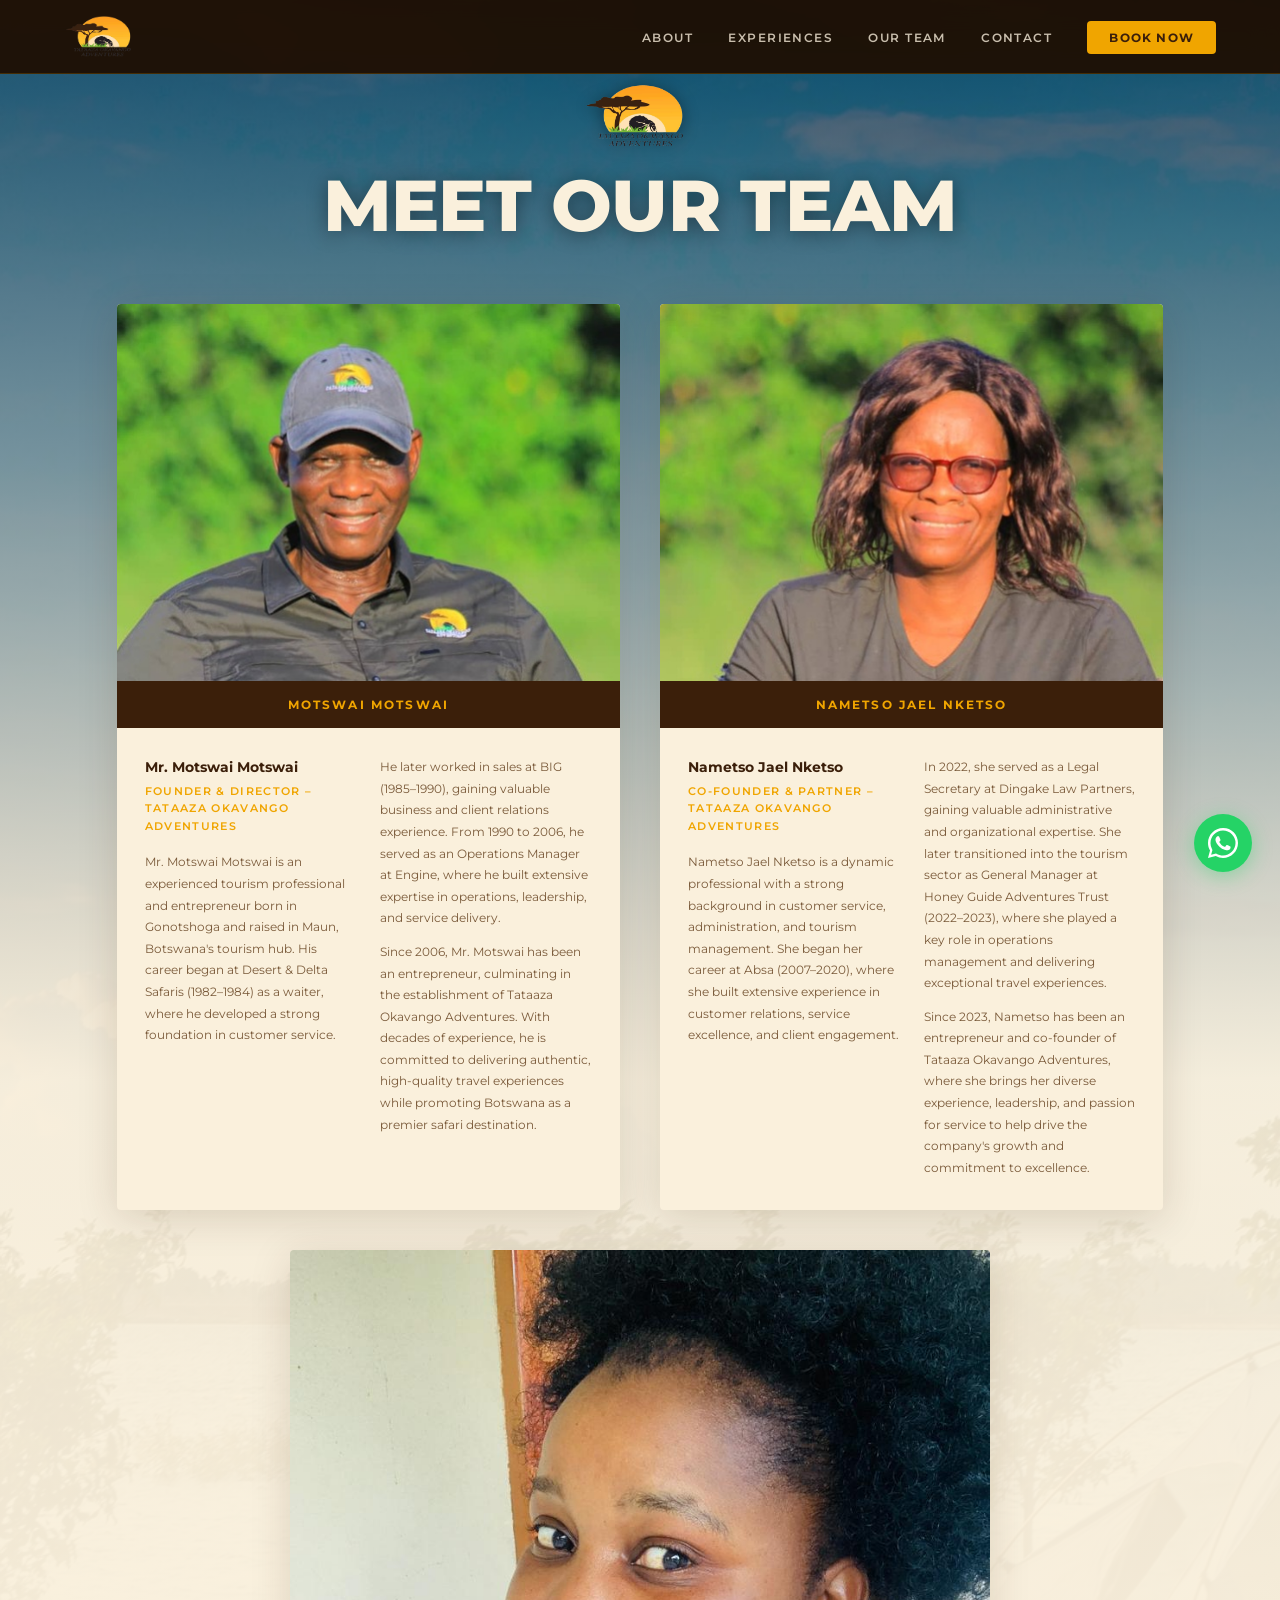
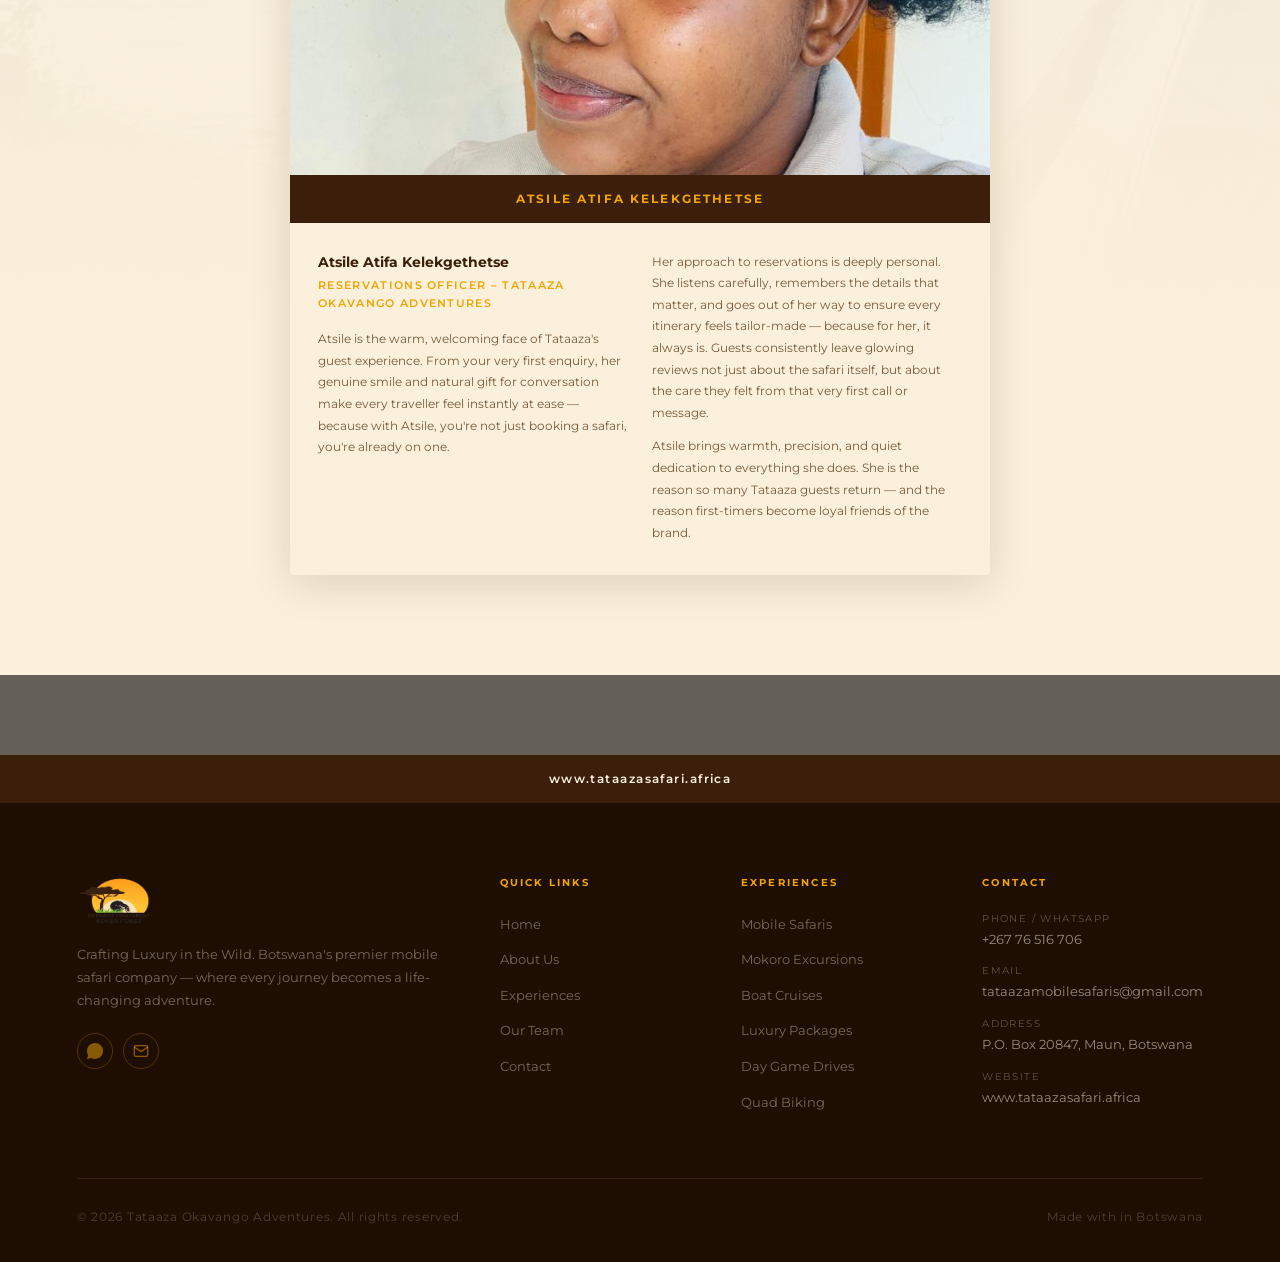
<file: team.html>
<!DOCTYPE html>
<html lang="en">
<head>
  <meta charset="UTF-8">
  <meta name="viewport" content="width=device-width, initial-scale=1.0">
  <title>Our Team | Tataaza Okavango Adventures</title>
  <meta name="description" content="Meet the founders of Tataaza Okavango Adventures — Mr. Motswai Motswai and Nametso Jael Nketso.">
  <link rel="preconnect" href="https://fonts.googleapis.com">
  <link rel="preconnect" href="https://fonts.gstatic.com" crossorigin>
  <link rel="stylesheet" href="css/style.css">
  <link rel="icon" type="image/png" href="images/02_logo_large.png">
  <link rel="canonical" href="https://tataazasafari.africa/team">
</head>
<body>

<!-- NAV -->
<nav id="main-nav">
  <a href="index.html" class="nav-logo">
    <img src="images/01_logo.png" alt="Tataaza Okavango Adventures Logo">
  </a>
  <ul class="nav-links">
    <li><a href="about.html">About</a></li>
    <li><a href="experiences.html">Experiences</a></li>
    <li><a href="team.html">Our Team</a></li>
    <li><a href="contact.html">Contact</a></li>
    <li><a href="booking.html" class="nav-cta">Book Now</a></li>
  </ul>
  <button class="nav-hamburger" id="hamburger" aria-label="Menu">
    <span></span><span></span><span></span>
  </button>
</nav>

<!-- MEET OUR TEAM -->
<section id="team">
  <div class="team-hero-bg" style="background-image: url('images/13_waterfront_landscape.jpg');"></div>
  <div class="team-inner">
    <div class="team-logo-top reveal">
      <img src="images/01_logo.png" alt="Tataaza Logo">
    </div>
    <h2 class="team-headline reveal reveal-delay-1">MEET OUR TEAM</h2>
    <div class="team-grid">

      <!-- Motswai Motswai -->
      <div class="team-card reveal reveal-delay-2">
        <img class="team-photo" src="images/14_portrait_motswai.jpg" alt="Motswai Motswai">
        <div class="team-name-bar">MOTSWAI MOTSWAI</div>
        <div class="team-card-body">
          <div class="team-bio-col">
            <div class="team-bio-name">Mr. Motswai Motswai</div>
            <div class="team-bio-role">Founder &amp; Director – Tataaza Okavango Adventures</div>
            <p class="team-bio-text">
              Mr. Motswai Motswai is an experienced tourism professional and entrepreneur born in Gonotshoga and raised in Maun, Botswana's tourism hub. His career began at Desert &amp; Delta Safaris (1982–1984) as a waiter, where he developed a strong foundation in customer service.
            </p>
          </div>
          <div class="team-bio-col">
            <p class="team-bio-text">
              He later worked in sales at BIG (1985–1990), gaining valuable business and client relations experience. From 1990 to 2006, he served as an Operations Manager at Engine, where he built extensive expertise in operations, leadership, and service delivery.
            </p>
            <p class="team-bio-text" style="margin-top:12px;">
              Since 2006, Mr. Motswai has been an entrepreneur, culminating in the establishment of Tataaza Okavango Adventures. With decades of experience, he is committed to delivering authentic, high-quality travel experiences while promoting Botswana as a premier safari destination.
            </p>
          </div>
        </div>
      </div>

      <!-- Nametso Jael Nketso -->
      <div class="team-card reveal reveal-delay-3">
        <img class="team-photo" src="images/15_portrait_nametso.jpg" alt="Nametso Jael Nketso">
        <div class="team-name-bar">NAMETSO JAEL NKETSO</div>
        <div class="team-card-body">
          <div class="team-bio-col">
            <div class="team-bio-name">Nametso Jael Nketso</div>
            <div class="team-bio-role">Co-Founder &amp; Partner – Tataaza Okavango Adventures</div>
            <p class="team-bio-text">
              Nametso Jael Nketso is a dynamic professional with a strong background in customer service, administration, and tourism management. She began her career at Absa (2007–2020), where she built extensive experience in customer relations, service excellence, and client engagement.
            </p>
          </div>
          <div class="team-bio-col">
            <p class="team-bio-text">
              In 2022, she served as a Legal Secretary at Dingake Law Partners, gaining valuable administrative and organizational expertise. She later transitioned into the tourism sector as General Manager at Honey Guide Adventures Trust (2022–2023), where she played a key role in operations management and delivering exceptional travel experiences.
            </p>
            <p class="team-bio-text" style="margin-top:12px;">
              Since 2023, Nametso has been an entrepreneur and co-founder of Tataaza Okavango Adventures, where she brings her diverse experience, leadership, and passion for service to help drive the company's growth and commitment to excellence.
            </p>
          </div>
        </div>
      </div>

      <!-- Atsile Atifa Kelekgethetse -->
      <div class="team-card reveal reveal-delay-4" style="grid-column: 1 / -1; max-width: 700px; margin: 0 auto;">
        <img class="team-photo" src="images/atsile_team.jpeg" alt="Atsile Atifa Kelekgethetse">
        <div class="team-name-bar">ATSILE ATIFA KELEKGETHETSE</div>
        <div class="team-card-body">
          <div class="team-bio-col">
            <div class="team-bio-name">Atsile Atifa Kelekgethetse</div>
            <div class="team-bio-role">Reservations Officer – Tataaza Okavango Adventures</div>
            <p class="team-bio-text">
              Atsile is the warm, welcoming face of Tataaza's guest experience. From your very first enquiry, her genuine smile and natural gift for conversation make every traveller feel instantly at ease — because with Atsile, you're not just booking a safari, you're already on one.
            </p>
          </div>
          <div class="team-bio-col">
            <p class="team-bio-text">
              Her approach to reservations is deeply personal. She listens carefully, remembers the details that matter, and goes out of her way to ensure every itinerary feels tailor-made — because for her, it always is. Guests consistently leave glowing reviews not just about the safari itself, but about the care they felt from that very first call or message.
            </p>
            <p class="team-bio-text" style="margin-top:12px;">
              Atsile brings warmth, precision, and quiet dedication to everything she does. She is the reason so many Tataaza guests return — and the reason first-timers become loyal friends of the brand.
            </p>
          </div>
        </div>
      </div>

    </div>
  </div>
  <div class="team-silhouette-bar"></div>
  <div class="team-footer-url">www.tataazasafari.africa</div>
</section>

<!-- FOOTER -->
<footer>
  <div class="footer-grid">
    <div>
      <img src="images/01_logo.png" class="footer-logo" alt="Tataaza Logo">
      <p class="footer-brand-desc">Crafting Luxury in the Wild. Botswana's premier mobile safari company — where every journey becomes a life-changing adventure.</p>
      <div class="footer-social">
        <a href="https://wa.me/26776516706" target="_blank" rel="noopener" aria-label="WhatsApp"><svg viewBox="0 0 24 24" width="16" height="16" fill="currentColor"><path d="M20.52 3.48A11.93 11.93 0 0 0 12 0C5.37 0 0 5.37 0 12c0 2.12.56 4.19 1.62 6.01L0 24l6.18-1.62A11.93 11.93 0 0 0 12 24c6.63 0 12-5.37 12-12 0-3.21-1.25-6.22-3.48-8.52z"/></svg></a>
        <a href="mailto:tataazamobilesafaris@gmail.com" aria-label="Email"><svg viewBox="0 0 24 24" width="16" height="16" fill="none" stroke="currentColor" stroke-width="2"><path d="M4 4h16c1.1 0 2 .9 2 2v12c0 1.1-.9 2-2 2H4c-1.1 0-2-.9-2-2V6c0-1.1.9-2 2-2z"/><polyline points="22,6 12,13 2,6"/></svg></a>
      </div>
    </div>
    <div>
      <div class="footer-col-title">Quick Links</div>
      <ul class="footer-links">
        <li><a href="index.html">Home</a></li>
        <li><a href="about.html">About Us</a></li>
        <li><a href="experiences.html">Experiences</a></li>
        <li><a href="team.html">Our Team</a></li>
        <li><a href="contact.html">Contact</a></li>
      </ul>
    </div>
    <div>
      <div class="footer-col-title">Experiences</div>
      <ul class="footer-links">
        <li><a href="booking.html">Mobile Safaris</a></li>
        <li><a href="booking.html">Mokoro Excursions</a></li>
        <li><a href="booking.html">Boat Cruises</a></li>
        <li><a href="booking.html">Luxury Packages</a></li>
        <li><a href="booking.html">Day Game Drives</a></li>
        <li><a href="booking.html">Quad Biking</a></li>
      </ul>
    </div>
    <div>
      <div class="footer-col-title">Contact</div>
      <div class="footer-contact-item"><span>Phone / WhatsApp</span><a href="tel:+26776516706">+267 76 516 706</a></div>
      <div class="footer-contact-item"><span>Email</span><a href="mailto:tataazamobilesafaris@gmail.com">tataazamobilesafaris@gmail.com</a></div>
      <div class="footer-contact-item"><span>Address</span><span>P.O. Box 20847, Maun, Botswana</span></div>
      <div class="footer-contact-item"><span>Website</span><a href="https://www.tataazasafari.africa" target="_blank" rel="noopener">www.tataazasafari.africa</a></div>
    </div>
  </div>
  <div class="footer-bottom">
    <p>&copy; 2026 Tataaza Okavango Adventures. All rights reserved.</p>
    <p>Made with in Botswana</p>
  </div>
</footer>

<a class="whatsapp-float" href="https://wa.me/26776516706?text=Hello%20Tataaza!%20I'd%20like%20to%20enquire%20about%20a%20safari." target="_blank" rel="noopener" aria-label="Chat on WhatsApp">
  <svg viewBox="0 0 24 24"><path d="M20.52 3.48A11.93 11.93 0 0 0 12 0C5.37 0 0 5.37 0 12c0 2.12.56 4.19 1.62 6.01L0 24l6.18-1.62A11.93 11.93 0 0 0 12 24c6.63 0 12-5.37 12-12 0-3.21-1.25-6.22-3.48-8.52zM12 22c-1.85 0-3.66-.5-5.23-1.44l-.37-.22-3.87 1.01 1.04-3.76-.24-.39A9.94 9.94 0 0 1 2 12C2 6.48 6.48 2 12 2c2.67 0 5.18 1.04 7.07 2.93A9.94 9.94 0 0 1 22 12c0 5.52-4.48 10-10 10zm5.44-7.43c-.3-.15-1.77-.87-2.04-.97s-.47-.15-.67.15-.77.97-.94 1.17-.35.22-.64.07a8.12 8.12 0 0 1-2.39-1.47 8.95 8.95 0 0 1-1.65-2.05c-.17-.3-.02-.46.13-.61.13-.13.3-.34.44-.51.15-.17.2-.3.3-.5s.05-.37-.02-.52c-.07-.15-.67-1.62-.92-2.22-.24-.58-.49-.5-.67-.51l-.57-.01c-.2 0-.52.07-.79.37s-1.04 1.02-1.04 2.48 1.07 2.88 1.22 3.08c.15.2 2.1 3.21 5.09 4.5.71.31 1.27.49 1.7.63.71.22 1.36.19 1.87.12.57-.09 1.77-.72 2.02-1.42.25-.7.25-1.3.17-1.42-.07-.12-.27-.19-.57-.34z"/></svg>
</a>

<script src="js/main.js"></script>
</body>
</html>
</file>
<file: css/style.css>
/* ====================================================
   TATAAZA OKAVANGO ADVENTURES — Main Stylesheet
   Fonts: Coco Gothic (via Google Fonts fallback) + Montserrat
   Colors from brand PDF:
     Brown dark  : #3B1F0A
     Gold/Orange : #D4920A / #F0A500
     Cream/Beige : #FAF0DC / #EDE0C4
   ==================================================== */

@import url('https://fonts.googleapis.com/css2?family=Montserrat:ital,wght@0,300;0,400;0,600;0,700;0,800;1,400&family=Playfair+Display:ital,wght@0,700;0,800;1,700&display=swap');

:root {
  /* Brand palette (from PDF) */
  --brown:        #3B1F0A;
  --brown-mid:    #5C3317;
  --brown-light:  #8B5E3C;
  --gold:         #F0A500;
  --gold-dark:    #C88200;
  --gold-pale:    #FAE9BC;
  --cream:        #FAF0DC;
  --cream-dark:   #EDE0C4;
  --cream-warm:   #F5EDD8;
  --bark:         #1E0E02;
  --text-dark:    #2A1408;
  --text-muted:   #7A5A3A;

  /* Spacing */
  --section-pad:  110px 6vw;
  --max-w:        1200px;
}

*, *::before, *::after { box-sizing: border-box; margin: 0; padding: 0; }
html { scroll-behavior: smooth; }

body {
  font-family: 'Montserrat', sans-serif;
  background: var(--cream);
  color: var(--text-dark);
  overflow-x: hidden;
  line-height: 1.6;
}

img { display: block; max-width: 100%; }

/* ─── TYPOGRAPHY ─── */
h1, h2, h3 {
  font-family: 'Montserrat', sans-serif;
  font-weight: 800;
  line-height: 1.05;
  letter-spacing: -0.01em;
}

.display-title {
  font-size: clamp(48px, 7vw, 88px);
  font-weight: 800;
  text-transform: uppercase;
  letter-spacing: -0.02em;
}

.section-title {
  font-size: clamp(32px, 4.5vw, 56px);
  font-weight: 800;
  text-transform: uppercase;
  color: var(--brown);
}

.section-title .accent {
  color: var(--gold);
}

.section-label {
  font-size: 11px;
  font-weight: 700;
  letter-spacing: 0.22em;
  text-transform: uppercase;
  color: var(--gold);
  margin-bottom: 14px;
  display: flex;
  align-items: center;
  gap: 10px;
}
.section-label::before {
  content: '';
  display: block;
  width: 28px; height: 2px;
  background: var(--gold);
}

.divider {
  width: 60px; height: 3px;
  background: var(--gold);
  margin: 20px 0 28px;
}

/* ─── BUTTONS ─── */
.btn-primary {
  display: inline-flex;
  align-items: center;
  gap: 10px;
  background: var(--gold);
  color: var(--brown);
  text-decoration: none;
  padding: 14px 34px;
  font-family: 'Montserrat', sans-serif;
  font-size: 12px;
  font-weight: 700;
  letter-spacing: 0.14em;
  text-transform: uppercase;
  border-radius: 4px;
  border: none;
  cursor: pointer;
  transition: background 0.2s, transform 0.15s;
}
.btn-primary:hover {
  background: var(--gold-dark);
  transform: translateY(-2px);
}

.btn-secondary {
  display: inline-flex;
  align-items: center;
  gap: 10px;
  background: transparent;
  color: var(--cream);
  text-decoration: none;
  padding: 14px 34px;
  font-family: 'Montserrat', sans-serif;
  font-size: 12px;
  font-weight: 600;
  letter-spacing: 0.14em;
  text-transform: uppercase;
  border: 2px solid rgba(250,240,220,0.5);
  border-radius: 4px;
  transition: border-color 0.2s, color 0.2s;
}
.btn-secondary:hover {
  border-color: var(--gold);
  color: var(--gold);
}

.btn-dark {
  display: inline-flex;
  align-items: center;
  gap: 10px;
  background: var(--brown);
  color: var(--gold);
  text-decoration: none;
  padding: 14px 34px;
  font-family: 'Montserrat', sans-serif;
  font-size: 12px;
  font-weight: 700;
  letter-spacing: 0.14em;
  text-transform: uppercase;
  border-radius: 4px;
  border: none;
  cursor: pointer;
  transition: background 0.2s;
}
.btn-dark:hover { background: var(--brown-mid); }

/* ─── SECTION BASE ─── */
section { position: relative; }
.section-inner {
  max-width: var(--max-w);
  margin: 0 auto;
  padding: var(--section-pad);
}

/* ─────────────────────────────────────────
   NAV
───────────────────────────────────────── */
nav {
  position: fixed;
  top: 0; left: 0; right: 0;
  z-index: 1000;
  display: flex;
  align-items: center;
  justify-content: space-between;
  padding: 0 5vw;
  height: 74px;
  background: rgba(30, 14, 2, 0.94);
  backdrop-filter: blur(14px);
  border-bottom: 1px solid rgba(240,165,0,0.18);
  transition: background 0.3s;
}

.nav-logo {
  display: flex;
  align-items: center;
  gap: 12px;
  text-decoration: none;
}

.nav-logo img {
  height: 48px;
  width: auto;
  object-fit: contain;
}

.nav-links {
  display: flex;
  align-items: center;
  gap: 2.2rem;
  list-style: none;
}

.nav-links a {
  color: rgba(250,240,220,0.78);
  text-decoration: none;
  font-size: 12px;
  font-weight: 600;
  letter-spacing: 0.12em;
  text-transform: uppercase;
  transition: color 0.2s;
}
.nav-links a:hover { color: var(--gold); }

.nav-cta {
  background: var(--gold) !important;
  color: var(--brown) !important;
  padding: 9px 22px;
  border-radius: 4px;
  font-weight: 700 !important;
  letter-spacing: 0.1em !important;
  transition: background 0.2s !important;
}
.nav-cta:hover { background: var(--gold-dark) !important; }

.nav-hamburger {
  display: none;
  flex-direction: column;
  gap: 5px;
  cursor: pointer;
  background: none;
  border: none;
  padding: 4px;
}
.nav-hamburger span {
  display: block;
  width: 24px; height: 2px;
  background: var(--gold);
  border-radius: 2px;
  transition: all 0.3s;
}

/* ─────────────────────────────────────────
   HERO
───────────────────────────────────────── */
#hero {
  min-height: 100vh;
  display: flex;
  flex-direction: column;
  justify-content: flex-end;
  position: relative;
  overflow: hidden;
  background: var(--bark);
}

.hero-bg {
  position: absolute;
  inset: 0;
  background-size: cover;
  background-position: center;
}

.hero-bg::after {
  content: '';
  position: absolute;
  inset: 0;
  background: linear-gradient(
    to bottom,
    rgba(10,5,0,0.25) 0%,
    rgba(10,5,0,0.05) 35%,
    rgba(30,14,2,0.88) 100%
  );
}

/* Wildlife silhouette strip at hero bottom */
.hero-silhouette {
  display: none;
}

.hero-content {
  position: relative;
  z-index: 3;
  padding: 0 8vw 130px;
  max-width: 900px;
}

.hero-tag {
  display: inline-block;
  font-size: 11px;
  font-weight: 700;
  letter-spacing: 0.22em;
  text-transform: uppercase;
  color: var(--gold);
  border: 1px solid rgba(240,165,0,0.5);
  padding: 7px 18px;
  border-radius: 4px;
  margin-bottom: 26px;
  background: rgba(240,165,0,0.12);
}

.hero-headline {
  font-size: clamp(48px, 8vw, 96px);
  font-weight: 800;
  line-height: 0.95;
  color: var(--cream);
  margin-bottom: 28px;
  text-transform: uppercase;
  letter-spacing: -0.02em;
  text-shadow: 0 2px 32px rgba(0,0,0,0.35);
}

.hero-sub {
  font-size: 15px;
  font-weight: 400;
  line-height: 1.8;
  color: rgba(250,240,220,0.78);
  max-width: 480px;
  margin-bottom: 44px;
  letter-spacing: 0.03em;
}

.hero-actions {
  display: flex;
  align-items: center;
  gap: 16px;
  flex-wrap: wrap;
}

/* Contact bar in hero bottom */
.hero-footer-bar {
  position: absolute;
  bottom: 0; left: 0; right: 0;
  z-index: 4;
  display: flex;
  align-items: center;
  justify-content: center;
  gap: 8px;
  padding: 14px 5vw;
  background: rgba(59, 31, 10, 0.88);
  font-size: 13px;
  font-weight: 500;
  color: rgba(250,240,220,0.9);
  letter-spacing: 0.04em;
}
.hero-footer-bar span { opacity: 0.5; }

/* ====================================================
   WILDLIFE MOMENT — Baboon feature in Welcome section
   ==================================================== */
.wildlife-moment {
  margin-top: 32px;
  position: relative;
  border-radius: 12px;
  overflow: hidden;
  box-shadow: 0 12px 48px rgba(59,31,10,0.22);
  max-width: 100%;
}

.wildlife-moment-img-wrap {
  position: relative;
  aspect-ratio: 4/3;
  overflow: hidden;
}

.wildlife-moment-img-wrap img {
  width: 100%;
  height: 100%;
  object-fit: cover;
  object-position: center top;
  display: block;
  transition: transform 0.7s ease;
}

.wildlife-moment:hover .wildlife-moment-img-wrap img {
  transform: scale(1.04);
}

.wildlife-moment-badge {
  position: absolute;
  top: 16px;
  left: 16px;
  background: var(--gold);
  color: var(--brown);
  font-size: 10px;
  font-weight: 800;
  letter-spacing: 0.18em;
  text-transform: uppercase;
  padding: 6px 14px;
  border-radius: 3px;
  z-index: 2;
}

.wildlife-moment-caption {
  background: var(--brown);
  color: rgba(250,240,220,0.88);
  padding: 16px 20px;
  font-size: 13px;
  font-style: italic;
  line-height: 1.65;
  display: flex;
  align-items: flex-start;
  gap: 10px;
}

.wildlife-moment-icon {
  font-size: 18px;
  flex-shrink: 0;
  margin-top: 1px;
}

/* ─────────────────────────────────────────
   WELCOME / ABOUT
───────────────────────────────────────── */
#welcome {
  background: var(--cream);
}

/* Painted watercolor brush texture overlay */
#welcome::before {
  content: '';
  position: absolute;
  top: 0; left: 0; right: 0; bottom: 0;
  background: url('../images/19_page_background_texture.jpg') center/cover no-repeat;
  opacity: 0.06;
  pointer-events: none;
}

.welcome-layout {
  display: grid;
  grid-template-columns: 1fr 1fr;
  gap: 80px;
  align-items: start;
}

.welcome-left {}

.welcome-title-block {
  margin-bottom: 32px;
}

.welcome-body {
  font-size: 14px;
  font-weight: 400;
  line-height: 1.95;
  color: var(--text-muted);
  margin-bottom: 18px;
}

.welcome-sig {
  margin-top: 36px;
  padding-top: 24px;
  border-top: 1px solid rgba(59,31,10,0.12);
}
.welcome-sig-name {
  font-weight: 700;
  font-size: 15px;
  color: var(--brown);
}
.welcome-sig-role {
  font-size: 12px;
  font-weight: 600;
  letter-spacing: 0.12em;
  text-transform: uppercase;
  color: var(--gold);
  margin-top: 4px;
}

/* Right column: photo strip stacked above wildlife moment */
.welcome-right-col {
  display: flex;
  flex-direction: column;
  gap: 20px;
}

/* Right: sliced vertical photo strip like PDF page 2 */
.welcome-photo-strip {
  display: flex;
  gap: 4px;
  height: 560px;
  align-items: stretch;
}
.welcome-photo-strip .strip-slice {
  flex: 1;
  overflow: hidden;
  border-radius: 3px;
}
.welcome-photo-strip .strip-slice img {
  width: 100%;
  height: 100%;
  object-fit: cover;
  object-position: center;
  transition: transform 0.5s;
}
.welcome-photo-strip .strip-slice:hover img {
  transform: scale(1.04);
}

.welcome-footer-url {
  text-align: center;
  font-size: 12px;
  font-weight: 600;
  letter-spacing: 0.14em;
  color: var(--cream);
  background: var(--brown);
  padding: 10px 0;
  border-radius: 40px;
  margin-top: 32px;
}

/* ─────────────────────────────────────────
   ABOUT US (full split page)
───────────────────────────────────────── */
#about {
  background: var(--cream-warm);
  position: relative;
}

.about-layout {
  display: grid;
  grid-template-columns: 1fr 1fr;
  min-height: 70vh;
  gap: 0;
}

.about-left {
  position: relative;
  overflow: hidden;
}
.about-left img {
  width: 100%;
  height: 100%;
  object-fit: cover;
}

/* Rounded corner accent block (like PDF p3) */
.about-corner-accent {
  position: absolute;
  bottom: -30px; right: -30px;
  width: 140px; height: 140px;
  background: var(--gold);
  border-radius: 50%;
  opacity: 0.8;
  z-index: 2;
}

.about-right {
  padding: 80px 60px;
  background: var(--cream-warm);
  display: flex;
  flex-direction: column;
  justify-content: center;
  position: relative;
}

/* Faint logo watermark */
.about-right::after {
  content: '';
  position: absolute;
  bottom: 40px; right: 40px;
  width: 180px; height: 180px;
  background: url('../images/02_logo_large.png') center/contain no-repeat;
  opacity: 0.08;
  pointer-events: none;
}

.about-body {
  font-size: 14px;
  font-weight: 400;
  line-height: 1.95;
  color: var(--text-muted);
  margin-bottom: 18px;
}

.about-logo {
  margin-top: 36px;
  width: 180px;
}

.about-footer-url {
  position: absolute;
  bottom: 0; left: 0; right: 0;
  text-align: center;
  font-size: 12px;
  font-weight: 600;
  color: var(--cream);
  background: var(--brown);
  padding: 12px 0;
  letter-spacing: 0.1em;
}

/* ─────────────────────────────────────────
   MISSION / VISION / CORE VALUES
───────────────────────────────────────── */
#mission {
  background: var(--cream);
  position: relative;
}

/* Texture overlay */
#mission::before {
  content: '';
  position: absolute;
  inset: 0;
  background: url('../images/19_page_background_texture.jpg') center/cover;
  opacity: 0.06;
  pointer-events: none;
}

.mission-layout {
  display: grid;
  grid-template-columns: 1fr 1fr 1fr;
  gap: 0;
  min-height: 600px;
}

/* Left: Mission + Vision on cream */
.mission-left {
  padding: 80px 48px;
  background: var(--cream);
  display: flex;
  flex-direction: column;
  justify-content: center;
}

.mission-block { margin-bottom: 48px; }

.mission-block-title {
  font-size: clamp(36px, 4vw, 52px);
  font-weight: 800;
  text-transform: uppercase;
  line-height: 0.95;
  margin-bottom: 18px;
}
.mission-block-title.gold { color: var(--gold); }
.mission-block-title.dark { color: var(--brown); }

.mission-body {
  font-size: 13px;
  font-weight: 400;
  line-height: 1.85;
  color: var(--text-muted);
  margin-bottom: 10px;
}

.mission-list {
  list-style: none;
  margin-top: 10px;
}
.mission-list li {
  font-size: 13px;
  font-weight: 400;
  color: var(--text-muted);
  line-height: 1.7;
  padding: 4px 0 4px 20px;
  position: relative;
}
.mission-list li::before {
  content: '•';
  position: absolute;
  left: 0;
  color: var(--gold);
  font-weight: 700;
}

/* Centre: Core Values on dark brown */
.mission-center {
  background: var(--brown);
  padding: 60px 40px;
  display: flex;
  flex-direction: column;
  justify-content: flex-start;
}

.values-section-title {
  font-size: clamp(28px, 3vw, 42px);
  font-weight: 800;
  text-transform: uppercase;
  color: var(--gold);
  line-height: 1;
  margin-bottom: 6px;
}

.values-logo-inline {
  width: 56px;
  height: 56px;
  object-fit: contain;
  margin-bottom: 28px;
}

.value-item {
  margin-bottom: 22px;
}
.value-item-title {
  font-size: 13px;
  font-weight: 700;
  color: var(--cream);
  margin-bottom: 4px;
  letter-spacing: 0.04em;
}
.value-item-desc {
  font-size: 12px;
  font-weight: 400;
  color: rgba(250,240,220,0.6);
  line-height: 1.75;
}

/* Right: photo of jeep + elephant */
.mission-right {
  position: relative;
  overflow: hidden;
}
.mission-right img {
  width: 100%;
  height: 100%;
  object-fit: cover;
  object-position: left center;
}

.mission-footer-url {
  position: absolute;
  bottom: 0; left: 0; right: 0;
  text-align: center;
  font-size: 12px;
  font-weight: 600;
  color: var(--cream);
  background: rgba(59,31,10,0.85);
  padding: 10px 0;
  letter-spacing: 0.1em;
}

/* ─────────────────────────────────────────
   EXPERIENCES / SIGNATURE
───────────────────────────────────────── */
#experiences {
  background: var(--cream-warm);
  position: relative;
}

#experiences::before {
  content: '';
  position: absolute;
  inset: 0;
  background: url('../images/19_page_background_texture.jpg') center/cover;
  opacity: 0.07;
  pointer-events: none;
}

.exp-layout {
  display: grid;
  grid-template-columns: 1fr 1fr;
  gap: 80px;
  align-items: start;
}

.exp-left {}

.exp-type-label {
  font-size: 12px;
  font-weight: 700;
  color: var(--gold);
  letter-spacing: 0.16em;
  text-transform: uppercase;
  margin-bottom: 8px;
}

.exp-type-body {
  font-size: 13px;
  font-weight: 400;
  line-height: 1.85;
  color: var(--text-muted);
  margin-bottom: 24px;
}

.exp-right {
  text-align: right;
  position: relative;
}

.exp-signature-title {
  font-size: clamp(48px, 6vw, 80px);
  font-weight: 800;
  text-transform: uppercase;
  line-height: 0.9;
  letter-spacing: -0.02em;
  color: var(--brown);
}
.exp-signature-title .accent {
  color: var(--gold);
  display: block;
  margin-top: 4px;
}
.exp-signature-sub {
  font-size: 13px;
  font-style: italic;
  color: var(--gold);
  margin-top: 12px;
  line-height: 1.6;
  font-weight: 600;
}

/* Destination photo strip (horizontal, 5 images) */
.exp-photo-row {
  display: grid;
  grid-template-columns: repeat(5, 1fr);
  gap: 0;
  margin-top: 60px;
  height: 280px;
}

.exp-photo-cell {
  position: relative;
  overflow: hidden;
}
.exp-photo-cell img {
  width: 100%;
  height: 100%;
  object-fit: cover;
  transition: transform 0.5s;
}
.exp-photo-cell:hover img { transform: scale(1.06); }

.exp-photo-caption {
  position: absolute;
  bottom: 0; left: 0; right: 0;
  background: linear-gradient(to top, rgba(30,14,2,0.85) 0%, transparent 100%);
  padding: 20px 12px 12px;
  font-size: 10px;
  font-weight: 700;
  text-transform: uppercase;
  letter-spacing: 0.08em;
  color: var(--cream);
  line-height: 1.4;
}

/* Signature Experience Media */
.sig-hero-img {
  position: relative;
  margin-top: 28px;
  border-radius: 3px;
  overflow: hidden;
  height: 220px;
}
.sig-hero-img img {
  width: 100%;
  height: 100%;
  object-fit: cover;
  transition: transform 0.6s ease;
}
.sig-hero-img:hover img { transform: scale(1.04); }
.sig-hero-badge {
  position: absolute;
  bottom: 12px;
  left: 14px;
  background: var(--gold);
  color: var(--brown);
  font-size: 9px;
  font-weight: 800;
  letter-spacing: 0.18em;
  text-transform: uppercase;
  padding: 5px 10px;
  border-radius: 2px;
}

.sig-img-grid {
  display: grid;
  grid-template-columns: 1fr 1fr;
  gap: 8px;
  margin-top: 8px;
}
.sig-img-cell {
  position: relative;
  height: 150px;
  border-radius: 3px;
  overflow: hidden;
}
.sig-img-cell img {
  width: 100%;
  height: 100%;
  object-fit: cover;
  transition: transform 0.6s ease;
}
.sig-img-cell:hover img { transform: scale(1.06); }
.sig-img-label {
  position: absolute;
  bottom: 0; left: 0; right: 0;
  background: linear-gradient(to top, rgba(30,14,2,0.82) 0%, transparent 100%);
  padding: 18px 10px 8px;
  font-size: 9.5px;
  font-weight: 700;
  letter-spacing: 0.1em;
  text-transform: uppercase;
  color: var(--cream);
  text-align: left;
}

.sig-video-wrap {
  margin-top: 8px;
}
.sig-video-label {
  display: flex;
  align-items: center;
  gap: 8px;
  font-size: 9px;
  font-weight: 800;
  letter-spacing: 0.18em;
  text-transform: uppercase;
  color: var(--gold);
  margin-bottom: 8px;
  text-align: left;
}
.sig-video-dot {
  width: 7px;
  height: 7px;
  border-radius: 50%;
  background: var(--gold);
  display: inline-block;
  animation: pulse-dot 2s ease-in-out infinite;
}
@keyframes pulse-dot {
  0%, 100% { opacity: 1; transform: scale(1); }
  50% { opacity: 0.5; transform: scale(0.7); }
}
.sig-videos-grid {
  display: grid;
  grid-template-columns: 1fr 1fr;
  gap: 8px;
}
.sig-vid {
  width: 100%;
  height: 150px;
  object-fit: cover;
  border-radius: 3px;
  background: var(--brown);
  display: block;
}
.sig-vid:focus { outline: 2px solid var(--gold); }

/* Accommodation block */
.sig-accom {
  margin-top: 8px;
  text-align: left;
}
.sig-accom-title {
  font-size: clamp(22px, 3vw, 32px);
  font-weight: 800;
  text-transform: uppercase;
  letter-spacing: -0.01em;
  color: var(--brown);
  margin: 8px 0 12px;
  line-height: 1;
}
.sig-accom-title .accent { color: var(--gold); }
.sig-accom-body {
  font-size: 12.5px;
  line-height: 1.85;
  color: var(--text-muted);
  margin-bottom: 16px;
}
.sig-accom-grid {
  display: grid;
  grid-template-columns: 1.3fr 1fr;
  gap: 8px;
  height: 300px;
}
.sig-accom-side {
  display: grid;
  grid-template-rows: 1fr 1fr;
  gap: 8px;
}
.sig-accom-cell {
  position: relative;
  overflow: hidden;
  border-radius: 3px;
  height: 100%;
}
.sig-accom-main { border-radius: 3px; }
.sig-accom-cell img {
  width: 100%;
  height: 100%;
  object-fit: cover;
  transition: transform 0.6s ease;
}
.sig-accom-cell:hover img { transform: scale(1.05); }
.sig-accom-overlay {
  position: absolute;
  bottom: 0; left: 0; right: 0;
  background: linear-gradient(to top, rgba(30,14,2,0.85) 0%, transparent 100%);
  padding: 22px 12px 10px;
}
.sig-accom-tag {
  font-size: 8px;
  font-weight: 800;
  letter-spacing: 0.2em;
  text-transform: uppercase;
  color: var(--gold);
  margin-bottom: 3px;
}
.sig-accom-caption {
  font-size: 10px;
  font-weight: 700;
  letter-spacing: 0.1em;
  text-transform: uppercase;
  color: var(--cream);
}

.exp-destinations-bar {
  background: var(--brown);
  color: rgba(250,240,220,0.75);
  font-size: 11px;
  font-weight: 500;
  letter-spacing: 0.06em;
  padding: 14px 5vw;
  text-align: center;
  line-height: 1.8;
}

/* ─────────────────────────────────────────
   WHY CHOOSE US
───────────────────────────────────────── */
#why {
  background: var(--cream);
  position: relative;
}

#why::before {
  content: '';
  position: absolute;
  inset: 0;
  background: url('../images/19_page_background_texture.jpg') center/cover;
  opacity: 0.06;
  pointer-events: none;
}

.why-layout {
  display: grid;
  grid-template-columns: 1fr 1fr;
  gap: 80px;
  align-items: center;
}

.why-left {}

.why-points {
  display: flex;
  flex-direction: column;
  gap: 20px;
  margin-top: 36px;
}

.why-point {
  display: flex;
  gap: 16px;
  align-items: flex-start;
}

.why-bullet {
  width: 8px; height: 8px;
  border-radius: 50%;
  background: var(--gold);
  margin-top: 6px;
  flex-shrink: 0;
}

.why-point-text {
  font-size: 13px;
  font-weight: 400;
  line-height: 1.75;
  color: var(--text-muted);
}

.why-logo-block {
  margin-top: 48px;
}
.why-logo-block img {
  width: 200px;
}

/* Right: stacked tent interior photos */
.why-right {
  display: grid;
  grid-template-columns: 1fr 1fr;
  gap: 8px;
}
.why-photo-main {
  grid-column: span 2;
  height: 280px;
  overflow: hidden;
  border-radius: 3px;
}
.why-photo-main img {
  width: 100%;
  height: 100%;
  object-fit: cover;
}
.why-photo-small {
  height: 200px;
  overflow: hidden;
  border-radius: 3px;
  position: relative;
}
.why-photo-small img {
  width: 100%;
  height: 100%;
  object-fit: cover;
}
/* Brown block accent */
.why-photo-block {
  background: var(--brown);
  border-radius: 3px;
}

/* ─────────────────────────────────────────
   GEAR / CLOSING INSPIRATION
───────────────────────────────────────── */
#gear {
  background: var(--brown);
  position: relative;
  overflow: hidden;
}

.gear-layout {
  display: grid;
  grid-template-columns: 1fr 1fr;
  min-height: 70vh;
  gap: 0;
}

.gear-left {
  position: relative;
  overflow: hidden;
}
.gear-left img {
  width: 100%;
  height: 100%;
  object-fit: cover;
}

/* Silhouette overlay at bottom of photo */
.gear-left::after {
  content: '';
  position: absolute;
  bottom: 0; left: 0; right: 0;
  height: 120px;
  background: url('../images/17_wildlife_silhouette_strip.png') bottom/contain no-repeat;
  opacity: 0.85;
}

.gear-right {
  background: var(--cream);
  padding: 80px 60px;
  display: flex;
  flex-direction: column;
  justify-content: center;
}

.gear-heading {
  font-size: clamp(28px, 3.5vw, 44px);
  font-weight: 800;
  text-transform: uppercase;
  color: var(--brown);
  margin-bottom: 8px;
}
.gear-heading .accent { color: var(--gold); display: block; }

.gear-body {
  font-size: 14px;
  font-weight: 400;
  line-height: 1.9;
  color: var(--text-muted);
  margin-bottom: 18px;
}

.gear-quote {
  font-size: 15px;
  font-weight: 700;
  font-style: italic;
  color: var(--brown);
  margin-top: 24px;
}

.gear-header-bar {
  background: var(--brown);
  padding: 28px 8vw;
  display: flex;
  align-items: center;
  justify-content: flex-end;
}
.gear-header-bar-title {
  font-size: clamp(22px, 3vw, 40px);
  font-weight: 800;
  text-transform: uppercase;
  color: var(--cream);
  text-align: right;
}
.gear-header-bar-title span {
  display: block;
  color: var(--gold);
}

/* ─────────────────────────────────────────
   TEAM
───────────────────────────────────────── */
#team {
  position: relative;
  overflow: hidden;
}

.team-hero-bg {
  position: absolute;
  inset: 0;
  background-size: cover;
  background-position: center top;
  z-index: 0;
}
.team-hero-bg::after {
  content: '';
  position: absolute;
  inset: 0;
  background: linear-gradient(to bottom,
    rgba(10,5,0,0.5) 0%,
    rgba(250,240,220,0.92) 45%,
    var(--cream) 80%
  );
}

.team-inner {
  position: relative;
  z-index: 1;
  max-width: var(--max-w);
  margin: 0 auto;
  padding: 80px 6vw 100px;
}

.team-headline {
  font-size: clamp(36px, 6vw, 72px);
  font-weight: 800;
  text-transform: uppercase;
  color: var(--cream);
  text-align: center;
  letter-spacing: -0.01em;
  margin-bottom: 12px;
  text-shadow: 0 2px 20px rgba(0,0,0,0.4);
}
.team-logo-top {
  display: flex;
  justify-content: center;
  margin-bottom: 16px;
}
.team-logo-top img {
  height: 72px;
  filter: drop-shadow(0 2px 8px rgba(0,0,0,0.4));
}

.team-grid {
  display: grid;
  grid-template-columns: 1fr 1fr;
  gap: 40px;
  margin-top: 60px;
}

.team-card {
  background: var(--cream);
  border-radius: 4px;
  overflow: hidden;
  box-shadow: 0 8px 40px rgba(59,31,10,0.15);
}

.team-photo {
  width: 100%;
  aspect-ratio: 4/3;
  object-fit: cover;
  object-position: top center;
  display: block;
}

.team-name-bar {
  background: var(--brown);
  padding: 14px 24px;
  font-size: 12px;
  font-weight: 700;
  letter-spacing: 0.18em;
  text-transform: uppercase;
  color: var(--gold);
  text-align: center;
}

.team-card-body {
  padding: 28px 28px 32px;
  display: grid;
  grid-template-columns: 1fr 1fr;
  gap: 24px;
}

.team-bio-col { }

.team-bio-name {
  font-size: 14px;
  font-weight: 700;
  color: var(--brown);
  margin-bottom: 4px;
}
.team-bio-role {
  font-size: 11px;
  font-weight: 600;
  letter-spacing: 0.12em;
  text-transform: uppercase;
  color: var(--gold);
  margin-bottom: 16px;
}
.team-bio-text {
  font-size: 12px;
  font-weight: 400;
  line-height: 1.8;
  color: var(--text-muted);
}

/* Silhouette footer bar */
.team-footer-url {
  text-align: center;
  font-size: 12px;
  font-weight: 600;
  letter-spacing: 0.12em;
  color: var(--cream);
  background: var(--brown);
  padding: 14px 0;
  position: relative;
  z-index: 1;
}
.team-silhouette-bar {
  height: 80px;
  background: url('../images/17_wildlife_silhouette_strip.png') bottom/cover;
  background-color: var(--cream);
  opacity: 0.6;
}

/* ─────────────────────────────────────────
   BOOKING / CONTACT
───────────────────────────────────────── */
#booking {
  background: var(--cream-warm);
  position: relative;
}

#booking::before {
  content: '';
  position: absolute;
  inset: 0;
  background: url('../images/19_page_background_texture.jpg') center/cover;
  opacity: 0.06;
}

.booking-layout {
  display: grid;
  grid-template-columns: 1fr 1.5fr;
  gap: 80px;
  align-items: start;
}

.booking-left {}

.contact-cards {
  display: flex;
  flex-direction: column;
  gap: 14px;
  margin-top: 40px;
}

.contact-card {
  display: flex;
  align-items: center;
  gap: 16px;
  background: var(--cream);
  border: 1px solid rgba(59,31,10,0.12);
  padding: 16px 20px;
  border-radius: 4px;
  text-decoration: none;
  transition: border-color 0.2s, background 0.2s;
}
.contact-card:hover {
  border-color: var(--gold);
  background: var(--gold-pale);
}
.contact-card-icon {
  width: 44px; height: 44px;
  border-radius: 50%;
  display: flex;
  align-items: center;
  justify-content: center;
  font-size: 20px;
  flex-shrink: 0;
}
.contact-card-icon.whatsapp { background: #E8F8EE; }
.contact-card-icon.email    { background: #EEF3FB; }
.contact-card-icon.phone    { background: var(--gold-pale); }
.contact-card-label {
  font-size: 10px;
  font-weight: 700;
  letter-spacing: 0.16em;
  text-transform: uppercase;
  color: var(--text-muted);
  margin-bottom: 2px;
}
.contact-card-value {
  font-size: 14px;
  font-weight: 600;
  color: var(--brown);
}

.booking-address {
  font-size: 12px;
  color: var(--text-muted);
  margin-top: 20px;
  font-weight: 400;
}

/* Form */
.booking-form {
  background: var(--brown);
  padding: 52px 52px 56px;
  border-radius: 6px;
  position: relative;
}

.form-title {
  font-size: 28px;
  font-weight: 700;
  color: var(--cream);
  margin-bottom: 6px;
}
.form-sub {
  font-size: 13px;
  font-weight: 400;
  color: rgba(250,240,220,0.55);
  margin-bottom: 36px;
}

.form-row {
  display: grid;
  grid-template-columns: 1fr 1fr;
  gap: 14px;
  margin-bottom: 14px;
}
.form-group {
  display: flex;
  flex-direction: column;
  gap: 7px;
  margin-bottom: 14px;
}
.form-group label {
  font-size: 10px;
  font-weight: 700;
  letter-spacing: 0.18em;
  text-transform: uppercase;
  color: rgba(250,240,220,0.5);
}
.form-group input,
.form-group select,
.form-group textarea {
  background: rgba(250,240,220,0.08);
  border: 1px solid rgba(250,240,220,0.18);
  border-radius: 4px;
  padding: 12px 16px;
  font-family: 'Montserrat', sans-serif;
  font-size: 13px;
  font-weight: 400;
  color: var(--cream);
  outline: none;
  transition: border-color 0.2s;
  width: 100%;
  appearance: none;
}
.form-group input::placeholder,
.form-group textarea::placeholder { color: rgba(250,240,220,0.3); }
.form-group input:focus,
.form-group select:focus,
.form-group textarea:focus { border-color: var(--gold); }
.form-group select option { background: var(--brown); color: var(--cream); }
.form-group textarea { resize: vertical; min-height: 100px; line-height: 1.6; }

.form-submit {
  width: 100%;
  margin-top: 8px;
  display: flex;
  align-items: center;
  justify-content: center;
  gap: 12px;
  background: var(--gold);
  color: var(--brown);
  border: none;
  border-radius: 4px;
  padding: 15px 32px;
  font-family: 'Montserrat', sans-serif;
  font-size: 12px;
  font-weight: 700;
  letter-spacing: 0.14em;
  text-transform: uppercase;
  cursor: pointer;
  transition: background 0.2s, transform 0.15s;
}
.form-submit:hover { background: var(--gold-dark); transform: translateY(-1px); }
.form-note {
  font-size: 11px;
  font-weight: 400;
  color: rgba(250,240,220,0.35);
  text-align: center;
  margin-top: 14px;
}

.success-msg {
  display: none;
  text-align: center;
  padding: 40px 32px;
}
.success-msg .icon { font-size: 52px; margin-bottom: 18px; }
.success-msg h3 {
  font-size: 28px;
  font-weight: 700;
  color: var(--cream);
  margin-bottom: 10px;
}
.success-msg p {
  font-size: 14px;
  font-weight: 300;
  color: rgba(250,240,220,0.55);
  margin-bottom: 24px;
}

/* ─────────────────────────────────────────
   JOIN (CONTACT CLOSING)
───────────────────────────────────────── */
#join {
  position: relative;
  overflow: hidden;
}

.join-layout {
  display: grid;
  grid-template-columns: 1fr 1fr;
  min-height: 60vh;
}

.join-left {
  background: rgba(30,14,2,0.75);
  position: relative;
  display: flex;
  flex-direction: column;
  justify-content: flex-end;
  padding: 60px 8vw;
}
.join-bg {
  position: absolute;
  inset: 0;
  z-index: -1;
}
.join-bg img {
  width: 100%;
  height: 100%;
  object-fit: cover;
}

.join-logo { width: 160px; margin-bottom: 32px; }

.join-heading {
  font-size: clamp(36px, 5vw, 64px);
  font-weight: 800;
  text-transform: uppercase;
  color: var(--gold);
  line-height: 1;
  margin-bottom: 6px;
}
.join-heading .white { color: var(--cream); }

.join-contacts {
  display: flex;
  flex-direction: column;
  gap: 16px;
  margin-top: 32px;
}
.join-contact-item {
  display: flex;
  align-items: center;
  gap: 14px;
  color: rgba(250,240,220,0.85);
  font-size: 14px;
  font-weight: 500;
  text-decoration: none;
  transition: color 0.2s;
}
.join-contact-item:hover { color: var(--gold); }
.join-contact-icon {
  width: 36px; height: 36px;
  border: 1.5px solid rgba(250,240,220,0.4);
  border-radius: 50%;
  display: flex;
  align-items: center;
  justify-content: center;
  font-size: 14px;
  flex-shrink: 0;
}

.join-right {
  position: relative;
}
.join-right img {
  width: 100%;
  height: 100%;
  object-fit: cover;
}

/* Wildlife silhouette at bottom */
.join-silhouette {
  position: absolute;
  bottom: 0; left: 0; right: 0;
  height: 100px;
  background: url('../images/17b_wildlife_silhouette_strip2.png') bottom/cover;
  z-index: 2;
}

.join-url-bar {
  position: absolute;
  bottom: 0; left: 0; right: 0;
  text-align: right;
  font-size: 12px;
  font-weight: 600;
  letter-spacing: 0.1em;
  color: var(--cream);
  background: rgba(59,31,10,0.85);
  padding: 10px 20px;
  z-index: 3;
}

/* ─────────────────────────────────────────
   FOOTER
───────────────────────────────────────── */
footer {
  background: var(--bark);
  padding: 72px 6vw 36px;
}

.footer-grid {
  max-width: var(--max-w);
  margin: 0 auto;
  display: grid;
  grid-template-columns: 2fr 1fr 1fr 1fr;
  gap: 60px;
  padding-bottom: 56px;
  border-bottom: 1px solid rgba(240,165,0,0.14);
}

.footer-logo { height: 52px; width: auto; margin-bottom: 16px; }

.footer-brand-desc {
  font-size: 13px;
  font-weight: 400;
  line-height: 1.8;
  color: rgba(250,240,220,0.4);
  margin-bottom: 20px;
}

.footer-social { display: flex; gap: 10px; }
.footer-social a {
  width: 36px; height: 36px;
  border: 1px solid rgba(240,165,0,0.25);
  border-radius: 50%;
  display: flex;
  align-items: center;
  justify-content: center;
  color: rgba(240,165,0,0.5);
  text-decoration: none;
  font-size: 15px;
  transition: border-color 0.2s, color 0.2s;
}
.footer-social a:hover { border-color: var(--gold); color: var(--gold); }

.footer-col-title {
  font-size: 10px;
  font-weight: 700;
  letter-spacing: 0.22em;
  text-transform: uppercase;
  color: var(--gold);
  margin-bottom: 20px;
}
.footer-links { list-style: none; display: flex; flex-direction: column; gap: 10px; }
.footer-links a {
  font-size: 13px;
  font-weight: 400;
  color: rgba(250,240,220,0.4);
  text-decoration: none;
  transition: color 0.2s;
}
.footer-links a:hover { color: var(--gold); }

.footer-contact-item {
  display: flex;
  flex-direction: column;
  gap: 2px;
  margin-bottom: 14px;
}
.footer-contact-item span:first-child {
  font-size: 10px;
  letter-spacing: 0.14em;
  text-transform: uppercase;
  color: rgba(250,240,220,0.3);
}
.footer-contact-item a,
.footer-contact-item span:last-child {
  font-size: 13px;
  font-weight: 400;
  color: rgba(250,240,220,0.55);
  text-decoration: none;
}
.footer-contact-item a:hover { color: var(--gold); }

.footer-bottom {
  max-width: var(--max-w);
  margin: 0 auto;
  padding-top: 28px;
  display: flex;
  align-items: center;
  justify-content: space-between;
  flex-wrap: wrap;
  gap: 12px;
}
.footer-bottom p {
  font-size: 12px;
  font-weight: 400;
  color: rgba(250,240,220,0.22);
  letter-spacing: 0.06em;
}
.footer-bottom span { color: rgba(240,165,0,0.45); }

/* ─────────────────────────────────────────
   FLOATING WHATSAPP
───────────────────────────────────────── */
.whatsapp-float {
  position: fixed;
  bottom: 28px; right: 28px;
  z-index: 999;
  width: 58px; height: 58px;
  background: #25D366;
  border-radius: 50%;
  display: flex;
  align-items: center;
  justify-content: center;
  box-shadow: 0 4px 20px rgba(37,211,102,0.4);
  text-decoration: none;
  transition: transform 0.2s, box-shadow 0.2s;
  animation: pulse-wa 2.5s ease infinite;
}
.whatsapp-float:hover {
  transform: scale(1.1);
  box-shadow: 0 6px 28px rgba(37,211,102,0.6);
  animation: none;
}
.whatsapp-float svg { width: 30px; height: 30px; fill: white; }

@keyframes pulse-wa {
  0%, 100% { box-shadow: 0 4px 20px rgba(37,211,102,0.4); }
  50%       { box-shadow: 0 4px 32px rgba(37,211,102,0.65); }
}

/* ─────────────────────────────────────────
   SCROLL REVEAL
───────────────────────────────────────── */
.reveal { opacity: 0; transform: translateY(26px); transition: opacity 0.7s ease, transform 0.7s ease; }
.reveal.visible { opacity: 1; transform: none; }
.reveal-delay-1 { transition-delay: 0.1s; }
.reveal-delay-2 { transition-delay: 0.2s; }
.reveal-delay-3 { transition-delay: 0.3s; }
.reveal-delay-4 { transition-delay: 0.4s; }

/* ─────────────────────────────────────────
   RESPONSIVE
───────────────────────────────────────── */
@media (max-width: 1024px) {
  .mission-layout { grid-template-columns: 1fr 1fr; }
  .mission-right { display: none; }
  .team-grid { grid-template-columns: 1fr; }
  .team-card-body { grid-template-columns: 1fr; }
}

@media (max-width: 900px) {
  .nav-links { display: none; }
  .nav-hamburger { display: flex; }
  nav.open .nav-links {
    display: flex;
    flex-direction: column;
    position: absolute;
    top: 74px; left: 0; right: 0;
    background: rgba(30,14,2,0.97);
    padding: 24px 5vw 32px;
    border-bottom: 1px solid rgba(240,165,0,0.2);
    gap: 20px;
  }
  .welcome-layout,
  .about-layout,
  .exp-layout,
  .why-layout,
  .gear-layout,
  .join-layout,
  .booking-layout { grid-template-columns: 1fr; gap: 40px; }
  .footer-grid { grid-template-columns: 1fr 1fr; }
  .form-row { grid-template-columns: 1fr; }
  .booking-form { padding: 36px 28px 40px; }
  .exp-photo-row { grid-template-columns: repeat(3, 1fr); }
  .exp-photo-row .exp-photo-cell:nth-child(4),
  .exp-photo-row .exp-photo-cell:nth-child(5) { display: none; }
  .hero-content { padding: 0 6vw 100px; }
}

@media (max-width: 600px) {
  :root { --section-pad: 70px 5vw; }
  .footer-grid { grid-template-columns: 1fr; }
  .exp-photo-row { grid-template-columns: 1fr 1fr; height: auto; }
  .exp-photo-cell { height: 160px; }
  .hero-footer-bar { flex-direction: column; gap: 4px; text-align: center; }
  .hero-content { padding-bottom: 180px; }
  .join-left, .join-right { min-height: 340px; }
  .mission-layout { grid-template-columns: 1fr; }
  .welcome-photo-strip { height: 300px; }
  .sig-hero-img { height: 180px; }
  .sig-img-cell { height: 120px; }
}

.exp-accom-section{
    background: var(--cream-warm);
    width: 100%;
}

.exp-accom-layout{
    display:grid;
    grid-template-columns:1fr 1fr;
    gap:80px;
    align-items:center;
}

@media (max-width:900px){
    .exp-accom-layout{
        grid-template-columns:1fr;
        gap:40px;
    }
}
/* ====================================================
   MOREMI CAMPING SECTION
   ==================================================== */
.moremi-section {
  margin-top: 40px;
  padding-top: 24px;
  border-top: 1px solid rgba(var(--brown-rgb, 101,67,33), 0.2);
}
.moremi-img-grid {
  display: grid;
  grid-template-columns: 1fr 1fr;
  gap: 12px;
  margin-bottom: 16px;
}
.moremi-img-cell {
  position: relative;
  border-radius: 6px;
  overflow: hidden;
  aspect-ratio: 4/3;
}
.moremi-img-cell img {
  width: 100%;
  height: 100%;
  object-fit: cover;
  display: block;
  transition: transform 0.5s ease;
}
.moremi-img-cell:hover img { transform: scale(1.05); }
.moremi-img-overlay {
  position: absolute;
  bottom: 0; left: 0; right: 0;
  background: linear-gradient(transparent, rgba(0,0,0,0.7));
  color: #fff;
  font-size: 12px;
  font-weight: 700;
  letter-spacing: 0.08em;
  padding: 18px 12px 10px;
  text-transform: uppercase;
}
.moremi-desc p {
  font-size: 14px;
  line-height: 1.75;
  opacity: 0.85;
  margin: 0;
}

/* ====================================================
   SUNDOWN EXPERIENCE SECTION
   ==================================================== */
.sundown-section {
  background: var(--dark, #1a1209);
  padding: 80px 0;
}
.sundown-layout {
  display: grid;
  grid-template-columns: 1fr 1fr;
  gap: 48px;
  align-items: center;
  margin-top: 32px;
}
.sundown-img-wrap {
  position: relative;
  border-radius: 8px;
  overflow: hidden;
}
.sundown-img-wrap img {
  width: 100%;
  aspect-ratio: 4/3;
  object-fit: cover;
  display: block;
}
.sundown-badge {
  position: absolute;
  top: 16px; right: 16px;
  background: var(--gold, #c8922a);
  color: #fff;
  font-size: 11px;
  font-weight: 800;
  letter-spacing: 0.15em;
  padding: 6px 14px;
  border-radius: 3px;
  text-transform: uppercase;
}
.sundown-text p {
  font-size: 15px;
  line-height: 1.8;
  opacity: 0.85;
  margin-bottom: 16px;
  color: var(--cream, #f5ede0);
}
@media (max-width: 768px) {
  .sundown-layout { grid-template-columns: 1fr; }
}

/* ====================================================
   RIVER / STUCK SECTION
   ==================================================== */
.river-section {
  padding: 80px 0;
  background: var(--cream, #f5ede0);
}
.river-section .section-label,
.river-section .section-title { color: var(--dark, #1a1209); }
.river-layout {
  display: grid;
  grid-template-columns: 1fr 1fr;
  gap: 48px;
  align-items: start;
  margin-top: 32px;
}
.river-subtitle {
  font-size: 18px;
  font-weight: 700;
  margin-bottom: 16px;
  color: var(--brown, #654321);
  letter-spacing: 0.03em;
}
.river-text p {
  font-size: 15px;
  line-height: 1.8;
  margin-bottom: 16px;
  color: var(--dark, #1a1209);
  opacity: 0.85;
}
.river-tag {
  display: inline-block;
  background: var(--brown, #654321);
  color: #fff;
  font-size: 10px;
  font-weight: 800;
  letter-spacing: 0.12em;
  padding: 6px 14px;
  border-radius: 3px;
  text-transform: uppercase;
  margin-top: 8px;
}
.river-video-wrap { display: flex; flex-direction: column; gap: 12px; }
.river-video {
  width: 100%;
  border-radius: 8px;
  aspect-ratio: 16/9;
  object-fit: cover;
  background: #000;
}
.river-video-caption {
  display: flex;
  align-items: center;
  gap: 8px;
  font-size: 11px;
  font-weight: 700;
  letter-spacing: 0.1em;
  color: var(--brown, #654321);
  text-transform: uppercase;
}
@media (max-width: 768px) {
  .river-layout { grid-template-columns: 1fr; }
}

/* ====================================================
   GUEST REVIEWS SECTION
   ==================================================== */
.reviews-section {
  padding: 80px 0;
  background: var(--dark, #1a1209);
}
.reviews-grid {
  display: grid;
  grid-template-columns: repeat(3, 1fr);
  gap: 24px;
  margin-top: 40px;
}
.review-card {
  background: rgba(255,255,255,0.05);
  border: 1px solid rgba(255,255,255,0.1);
  border-radius: 8px;
  padding: 28px 24px;
  display: flex;
  flex-direction: column;
  gap: 16px;
  transition: transform 0.3s ease, background 0.3s ease;
}
.review-card:hover {
  transform: translateY(-4px);
  background: rgba(255,255,255,0.08);
}
.review-stars { color: var(--gold, #c8922a); font-size: 16px; letter-spacing: 3px; }
.review-text {
  font-size: 14px;
  line-height: 1.8;
  opacity: 0.8;
  color: var(--cream, #f5ede0);
  font-style: italic;
  flex: 1;
}
.review-author { display: flex; align-items: center; gap: 12px; margin-top: auto; }
.review-avatar {
  width: 42px; height: 42px;
  border-radius: 50%;
  background: var(--gold, #c8922a);
  color: #fff;
  font-size: 13px;
  font-weight: 800;
  display: flex; align-items: center; justify-content: center;
  flex-shrink: 0;
}
.review-name { font-size: 14px; font-weight: 700; color: var(--cream, #f5ede0); }
.review-origin { font-size: 11px; opacity: 0.55; color: var(--cream, #f5ede0); letter-spacing: 0.05em; }
@media (max-width: 900px) {
  .reviews-grid { grid-template-columns: 1fr; }
}

/* ====================================================
   ANIMALS SECTION
   ==================================================== */
.animals-section {
  padding: 80px 0;
  background: var(--cream, #f5ede0);
}
.animals-section .section-label,
.animals-section .section-title { color: var(--dark, #1a1209); }
.animals-intro {
  font-size: 15px;
  line-height: 1.75;
  max-width: 640px;
  opacity: 0.8;
  color: var(--dark, #1a1209);
  margin-bottom: 40px;
}
.animals-grid {
  display: grid;
  grid-template-columns: repeat(3, 1fr);
  gap: 24px;
}
.animal-card {
  background: #fff;
  border-radius: 8px;
  overflow: hidden;
  box-shadow: 0 4px 20px rgba(0,0,0,0.08);
  transition: transform 0.3s ease, box-shadow 0.3s ease;
}
.animal-card:hover {
  transform: translateY(-6px);
  box-shadow: 0 12px 40px rgba(0,0,0,0.14);
}
.animal-img-wrap {
  position: relative;
  aspect-ratio: 4/3;
  overflow: hidden;
  background: #e0d5c5;
}
.animal-img-wrap img {
  width: 100%;
  height: 100%;
  object-fit: cover;
  display: block;
  transition: transform 0.5s ease;
}
.animal-card:hover .animal-img-wrap img { transform: scale(1.05); }
.animal-img-overlay {
  position: absolute;
  inset: 0;
  background: rgba(0,0,0,0.35);
  display: flex;
  align-items: center;
  justify-content: center;
  font-size: 13px;
  font-weight: 800;
  letter-spacing: 0.15em;
  color: rgba(255,255,255,0.7);
  text-transform: uppercase;
}
.animal-info { padding: 20px; }
.animal-name {
  font-size: 16px;
  font-weight: 800;
  letter-spacing: 0.06em;
  text-transform: uppercase;
  color: var(--brown, #654321);
  margin-bottom: 8px;
}
.animal-desc {
  font-size: 13px;
  line-height: 1.7;
  color: var(--dark, #1a1209);
  opacity: 0.75;
  margin: 0;
}
@media (max-width: 768px) {
  .animals-grid { grid-template-columns: 1fr; }
}

/* ====================================================
   SAFARI PACKAGES SECTION
   ==================================================== */
.packages-section {
  margin-top: 80px;
  padding-top: 60px;
  border-top: 2px solid var(--cream-dark);
}

.packages-grid {
  display: grid;
  grid-template-columns: repeat(3, 1fr);
  gap: 28px;
  margin-top: 44px;
  align-items: start;
}

.pkg-card {
  background: #fff;
  border: 1px solid var(--cream-dark);
  border-radius: 8px;
  padding: 32px 28px 28px;
  display: flex;
  flex-direction: column;
  gap: 18px;
  position: relative;
  transition: transform 0.3s, box-shadow 0.3s;
}
.pkg-card:hover {
  transform: translateY(-6px);
  box-shadow: 0 16px 48px rgba(59,31,10,0.12);
}

.pkg-card--featured {
  background: var(--brown);
  border-color: var(--brown);
  color: var(--cream);
}
.pkg-card--featured .pkg-name,
.pkg-card--featured .pkg-price,
.pkg-card--featured .pkg-tagline { color: var(--cream); }
.pkg-card--featured .pkg-includes li { color: rgba(250,240,220,0.85); }
.pkg-card--featured .pkg-includes li::before { color: var(--gold); }
.pkg-card--featured .pkg-excl { color: rgba(250,240,220,0.5); }
.pkg-card--featured .pkg-note { background: rgba(240,165,0,0.15); border-color: rgba(240,165,0,0.4); color: var(--gold); }

.pkg-badge {
  display: inline-block;
  font-size: 10px;
  font-weight: 800;
  letter-spacing: 0.18em;
  text-transform: uppercase;
  background: var(--gold-pale);
  color: var(--brown);
  padding: 5px 12px;
  border-radius: 3px;
  width: fit-content;
}
.pkg-badge--green { background: #e6f4ec; color: #1d6b36; }
.pkg-badge--dark { background: var(--gold); color: var(--brown); }

.pkg-header { display: flex; flex-direction: column; gap: 8px; }

.pkg-name {
  font-size: 16px;
  font-weight: 800;
  letter-spacing: 0.05em;
  text-transform: uppercase;
  color: var(--brown);
  line-height: 1.2;
}

.pkg-tagline {
  font-size: 13px;
  font-style: italic;
  color: var(--text-muted);
  line-height: 1.55;
}

.pkg-price-row {
  display: flex;
  align-items: baseline;
  gap: 12px;
  flex-wrap: wrap;
}
.pkg-price {
  font-size: 28px;
  font-weight: 800;
  color: var(--gold-dark);
  letter-spacing: -0.01em;
}
.pkg-pp { font-size: 13px; font-weight: 500; color: var(--text-muted); }
.pkg-card--featured .pkg-price { color: var(--gold); }
.pkg-discount {
  font-size: 11px;
  font-weight: 700;
  color: var(--gold-dark);
  background: var(--gold-pale);
  padding: 3px 10px;
  border-radius: 20px;
  letter-spacing: 0.05em;
}
.pkg-card--featured .pkg-discount { background: rgba(240,165,0,0.2); color: var(--gold); }

.pkg-includes {
  list-style: none;
  display: flex;
  flex-direction: column;
  gap: 7px;
  padding: 0;
  margin: 0;
}
.pkg-includes li {
  font-size: 13px;
  color: var(--text-dark);
  padding-left: 18px;
  position: relative;
  line-height: 1.5;
}
.pkg-includes li::before {
  content: '✓';
  position: absolute;
  left: 0;
  color: var(--gold-dark);
  font-weight: 700;
  font-size: 12px;
}

.pkg-itinerary {
  display: flex;
  flex-direction: column;
  gap: 7px;
  background: rgba(250,240,220,0.08);
  border-left: 3px solid var(--gold);
  padding: 12px 16px;
  border-radius: 0 4px 4px 0;
}
.pkg-day {
  font-size: 13px;
  color: rgba(250,240,220,0.85);
  line-height: 1.5;
}
.pkg-day span {
  font-weight: 800;
  color: var(--gold);
  margin-right: 6px;
  letter-spacing: 0.05em;
}

.pkg-note {
  font-size: 12px;
  font-weight: 600;
  background: var(--gold-pale);
  color: var(--brown-mid);
  padding: 10px 14px;
  border-radius: 4px;
  border-left: 3px solid var(--gold);
  line-height: 1.55;
}

.pkg-excl {
  font-size: 11px;
  color: var(--text-muted);
  letter-spacing: 0.04em;
}

.pkg-btn {
  display: inline-flex;
  align-items: center;
  justify-content: center;
  background: var(--brown);
  color: var(--cream);
  text-decoration: none;
  padding: 13px 22px;
  font-family: 'Montserrat', sans-serif;
  font-size: 12px;
  font-weight: 700;
  letter-spacing: 0.12em;
  text-transform: uppercase;
  border-radius: 4px;
  transition: background 0.2s, transform 0.15s;
  margin-top: auto;
}
.pkg-btn:hover { background: var(--brown-mid); transform: translateY(-2px); }

.pkg-btn--gold {
  background: var(--gold);
  color: var(--brown);
}
.pkg-btn--gold:hover { background: var(--gold-dark); }

@media (max-width: 1024px) {
  .packages-grid { grid-template-columns: 1fr 1fr; }
  .pkg-card--featured { grid-column: 1 / -1; max-width: 600px; margin: 0 auto; }
}

@media (max-width: 640px) {
  .packages-grid { grid-template-columns: 1fr; }
  .pkg-card--featured { max-width: none; }
}

/* ====================================================
   SIGNATURE PACKAGE — 10-DAY BOTSWANA CLASSIC
   ==================================================== */
.pkg-badge--signature {
  background: var(--gold);
  color: var(--brown);
  font-size: 10px;
}

.pkg-card--signature {
  background: var(--brown);
  border-color: var(--brown);
  color: var(--cream);
  grid-column: 1 / -1;
  padding: 40px 36px 32px;
  gap: 28px;
}

.pkg-card--signature .pkg-name,
.pkg-card--signature .pkg-tagline,
.pkg-card--signature .pkg-day,
.pkg-card--signature .pkg-includes li,
.pkg-card--signature .pkg-excl { color: rgba(250,240,220,0.9); }
.pkg-card--signature .pkg-includes li::before { color: var(--gold); }
.pkg-card--signature .pkg-excl { color: rgba(250,240,220,0.5); }
.pkg-card--signature .pkg-note { background: rgba(240,165,0,0.13); border-color: rgba(240,165,0,0.4); color: var(--gold); }

.pkg-route {
  margin-top: 10px;
  font-size: 11px;
  font-weight: 700;
  letter-spacing: 0.12em;
  text-transform: uppercase;
  color: var(--gold);
  opacity: 0.85;
}

.pkg-sig-header {
  display: flex;
  justify-content: space-between;
  align-items: flex-start;
  gap: 32px;
  flex-wrap: wrap;
}

.pkg-sig-price-block {
  display: flex;
  flex-direction: column;
  align-items: flex-end;
  gap: 4px;
  flex-shrink: 0;
}

.pkg-sig-price-label {
  font-size: 11px;
  font-weight: 700;
  letter-spacing: 0.14em;
  text-transform: uppercase;
  color: rgba(250,240,220,0.55);
}

.pkg-sig-price {
  font-size: 36px;
  font-weight: 800;
  color: var(--gold);
  letter-spacing: -0.01em;
  line-height: 1;
}

.pkg-sig-total {
  font-size: 13px;
  font-weight: 600;
  color: rgba(250,240,220,0.7);
}

.pkg-sig-sup {
  font-size: 11px;
  color: rgba(250,240,220,0.45);
  letter-spacing: 0.04em;
}

.pkg-sig-body {
  display: grid;
  grid-template-columns: 1fr 1fr;
  gap: 32px;
  border-top: 1px solid rgba(250,240,220,0.12);
  padding-top: 28px;
}

.pkg-sig-col { display: flex; flex-direction: column; gap: 0; }

.pkg-sig-section-label {
  font-size: 10px;
  font-weight: 800;
  letter-spacing: 0.2em;
  text-transform: uppercase;
  color: var(--gold);
  margin-bottom: 14px;
  display: flex;
  align-items: center;
  gap: 8px;
}
.pkg-sig-section-label::before {
  content: '';
  display: block;
  width: 20px; height: 1px;
  background: var(--gold);
  opacity: 0.6;
}

.pkg-itinerary--sig {
  background: rgba(250,240,220,0.06);
  gap: 10px;
}
.pkg-itinerary--sig .pkg-day { font-size: 12.5px; line-height: 1.6; }
.pkg-itinerary--sig .pkg-day em { color: rgba(250,240,220,0.55); font-style: italic; }

.pkg-ecosystems {
  display: grid;
  grid-template-columns: 1fr 1fr;
  gap: 12px;
}
.pkg-ecosystems--light .pkg-eco strong { color: var(--brown); }
.pkg-ecosystems--light .pkg-eco { color: var(--text-dark); }

.pkg-eco {
  display: flex;
  align-items: flex-start;
  gap: 10px;
  font-size: 13px;
  line-height: 1.5;
  color: rgba(250,240,220,0.85);
}

.pkg-eco-num {
  display: flex;
  align-items: center;
  justify-content: center;
  width: 26px; height: 26px;
  border-radius: 50%;
  background: rgba(240,165,0,0.2);
  color: var(--gold);
  font-size: 11px;
  font-weight: 800;
  flex-shrink: 0;
}
.pkg-eco-num--gold {
  background: var(--gold-pale);
  color: var(--brown);
}

.pkg-note--promo {
  background: rgba(240,165,0,0.08);
  border-color: rgba(240,165,0,0.25);
  color: rgba(250,240,220,0.75);
}
.pkg-card--pans .pkg-note--promo,
.pkg-card--pans-why .pkg-note--promo {
  color: var(--brown-mid);
}

.pkg-sig-footer {
  display: flex;
  align-items: center;
  gap: 14px;
  flex-wrap: wrap;
  border-top: 1px solid rgba(250,240,220,0.12);
  padding-top: 24px;
}

.pkg-sig-best-for {
  margin-left: auto;
  font-size: 11px;
  letter-spacing: 0.08em;
  color: rgba(250,240,220,0.5);
}
.pkg-sig-best-for strong { color: rgba(250,240,220,0.75); font-weight: 700; }

@media (max-width: 900px) {
  .pkg-sig-header { flex-direction: column; }
  .pkg-sig-price-block { align-items: flex-start; }
  .pkg-sig-body { grid-template-columns: 1fr; }
  .pkg-sig-footer { gap: 10px; }
  .pkg-sig-best-for { margin-left: 0; }
}

/* ====================================================
   MAKGADIKGADI PANS PACKAGE
   ==================================================== */
.packages-grid--two {
  grid-template-columns: 1fr 1fr;
}

@media (max-width: 900px) {
  .packages-grid--two { grid-template-columns: 1fr; }
}

.pkg-badge--night {
  background: #1a1a2e;
  color: #c8b8ff;
  border: 1px solid rgba(200,184,255,0.25);
}

.pkg-card--pans {
  background: var(--brown);
  border-color: var(--brown);
  color: var(--cream);
}
.pkg-card--pans .pkg-name,
.pkg-card--pans .pkg-tagline,
.pkg-card--pans .pkg-day { color: rgba(250,240,220,0.9); }
.pkg-card--pans .pkg-includes li { color: rgba(250,240,220,0.85); }
.pkg-card--pans .pkg-includes li::before { color: var(--gold); }
.pkg-card--pans .pkg-excl { color: rgba(250,240,220,0.45); }
.pkg-card--pans .pkg-price { color: var(--gold); }
.pkg-card--pans .pkg-discount { background: rgba(240,165,0,0.2); color: var(--gold); }
.pkg-card--pans .pkg-note { background: rgba(240,165,0,0.13); border-color: rgba(240,165,0,0.35); color: var(--gold); }

.pkg-route-inline {
  font-size: 11px;
  font-weight: 700;
  letter-spacing: 0.1em;
  text-transform: uppercase;
  color: rgba(240,165,0,0.75);
}

.pkg-card--pans-why {
  background: var(--cream-warm);
  border-color: var(--cream-dark);
  display: flex;
  flex-direction: column;
}

.pkg-card--pans-why .pkg-sig-section-label { color: var(--brown-mid); }
.pkg-card--pans-why .pkg-sig-section-label::before { background: var(--brown-mid); }

.pkg-pans-seasons {
  display: grid;
  grid-template-columns: 1fr 1fr;
  gap: 12px;
  margin-top: 18px;
}

.pkg-season {
  background: #fff;
  border-radius: 6px;
  padding: 14px;
  border-left: 3px solid var(--gold-dark);
}
.pkg-season--wet {
  border-left-color: #185FA5;
}

.pkg-season-label {
  font-size: 11px;
  font-weight: 800;
  letter-spacing: 0.1em;
  text-transform: uppercase;
  color: var(--brown);
  margin-bottom: 6px;
}

.pkg-season-desc {
  font-size: 12px;
  line-height: 1.55;
  color: var(--text-muted);
}
/* ====================================================
   PANS CARD — HERO IMAGE
   ==================================================== */
.pkg-pans-hero {
  margin: -32px -28px 24px;
  border-radius: 8px 8px 0 0;
  overflow: hidden;
  position: relative;
  aspect-ratio: 16 / 7;
}

.pkg-pans-hero img {
  width: 100%;
  height: 100%;
  object-fit: cover;
  object-position: center 40%;
  display: block;
  transition: transform 0.6s ease;
}

.pkg-card--pans:hover .pkg-pans-hero img {
  transform: scale(1.04);
}

.pkg-pans-hero::after {
  content: '';
  position: absolute;
  inset: 0;
  background: linear-gradient(
    to bottom,
    rgba(10,5,0,0.05) 0%,
    rgba(30,14,2,0.55) 100%
  );
  pointer-events: none;
}

.pkg-pans-hero-caption {
  position: absolute;
  bottom: 10px;
  right: 14px;
  font-size: 10px;
  font-weight: 600;
  letter-spacing: 0.1em;
  text-transform: uppercase;
  color: rgba(250,240,220,0.65);
  z-index: 2;
}
</file>
